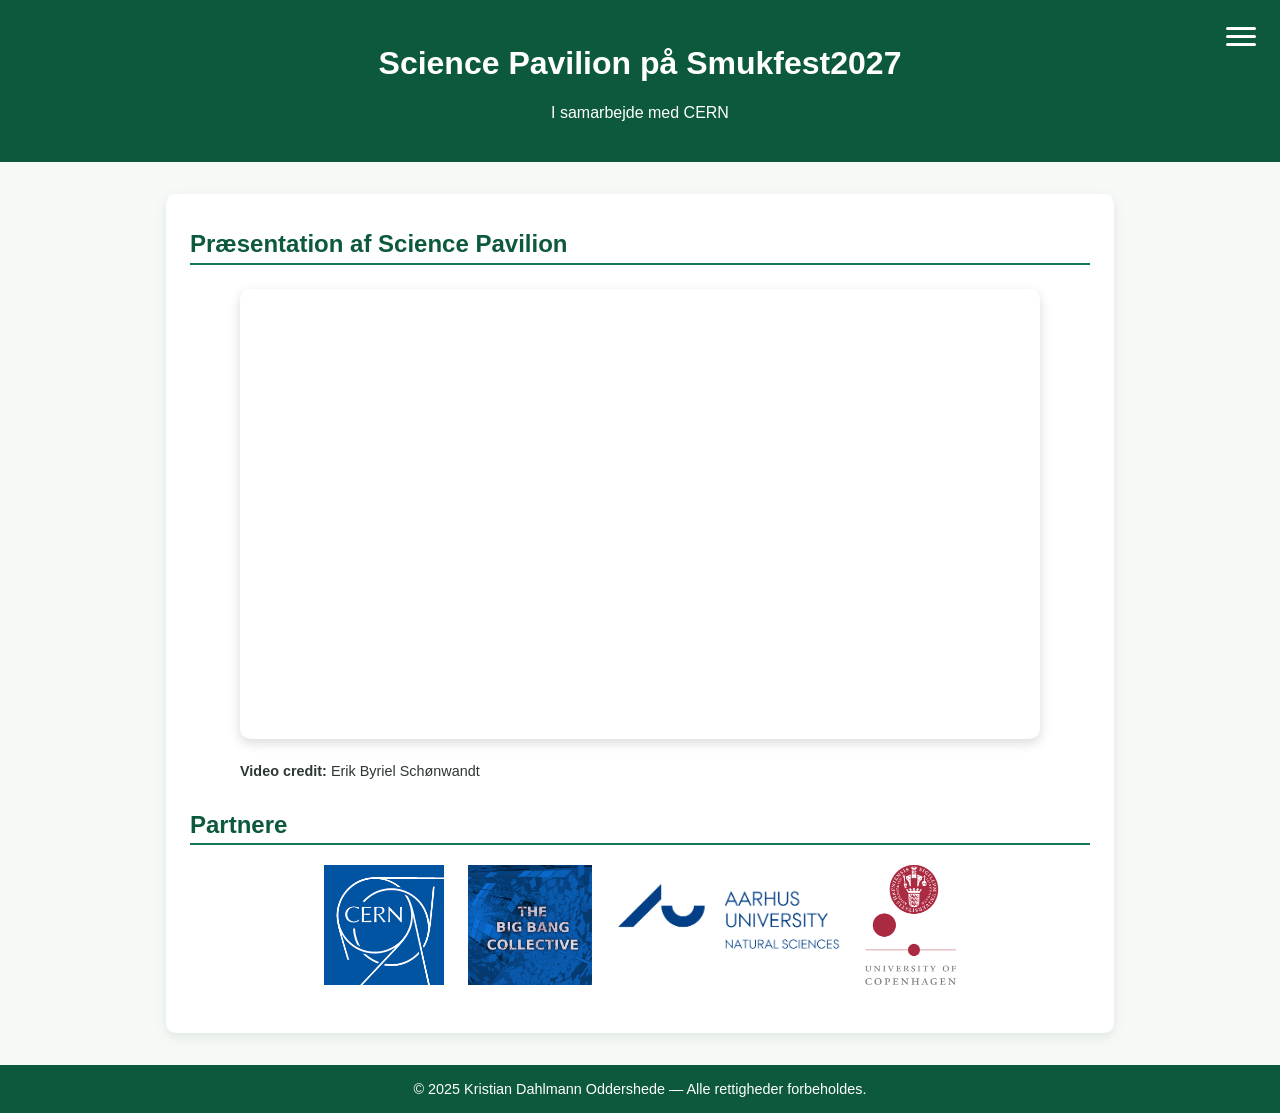
<file: index.html>
<!DOCTYPE html>
<html lang="da">
<head>
  <meta charset="UTF-8">
  <meta name="viewport" content="width=device-width, initial-scale=1.0">
  <title>Science Smukfest27</title>
  <link rel="icon" type="image/png" href="figures/siteicon.png">
  <link rel="stylesheet" href="style.css">

  <style>
    /* Indstillinger for headeren så menuen kan placeres øverst til højre */
    header {
      position: relative;
    }

    /* Burgermenu knap (de 3 streger) */
    .menu-toggle {
      position: absolute;
      top: 1.5rem;
      right: 1.5rem;
      background: transparent;
      border: none;
      cursor: pointer;
      display: flex;
      flex-direction: column;
      justify-content: space-around;
      width: 30px;
      height: 25px;
      padding: 0;
      z-index: 1000;
    }

    .menu-toggle span {
      width: 100%;
      height: 3px;
      background-color: white;
      border-radius: 3px;
      transition: all 0.3s ease;
    }

    /* Selve dropdown menuen */
    .dropdown-menu {
      display: none; /* Skjult som udgangspunkt */
      position: absolute;
      top: 4.5rem;
      right: 1.5rem;
      background-color: #157853; /* Matcher din grønne nav-farve */
      border-radius: 8px;
      box-shadow: 0 4px 12px rgba(0, 0, 0, 0.2);
      overflow: hidden;
      z-index: 999;
      min-width: 160px;
    }

    /* Klasses til at vise menuen via JS */
    .dropdown-menu.active {
      display: block;
    }

    .dropdown-menu ul {
      list-style: none;
      margin: 0;
      padding: 0;
    }

    .dropdown-menu li {
      margin: 0;
    }

    .dropdown-menu a {
      display: block;
      color: white;
      padding: 0.8rem 1.2rem;
      text-decoration: none;
      font-weight: 500;
      transition: background-color 0.2s;
    }

    .dropdown-menu a:hover {
      background-color: #0c593c; /* Mørkere grøn ved hover */
    }

    /* Placering af partner-logoer på én linje */
    .partner-logos {
      display: flex;
      flex-wrap: wrap;
      justify-content: center;
      align-items: center;
      gap: 1.5rem;
      margin-top: 1rem;
    }

    .partner-logos img {
      max-width: 225px; /* Tilpasser maksimal bredde så alle logoer syner ens */
      height: auto;
      max-height: 120px;  /* Sikrer ensartet højde på tværs af formater */
      object-fit: contain;
      margin: 0;         /* Fjerner evt. standard margin fra style.css */
    }

    /* Container that limits width to match the video and centers it */
    .video-wrapper {
      max-width: 800px; /* Adjust this to match your video's max-width in style.css */
      margin: 0 auto;   /* Centers the container */
      text-align: left; /* Ensures text aligns to the left edge of this container */
    }
    
    /* Optional adjustment for credit text spacing */
    .video-credit {
      margin-top: 0.5rem;
      font-size: 0.9rem;
    }
  </style>
</head>
<body>

  <header>
    <h1>Science Pavilion på Smukfest2027</h1>
    <p>I samarbejde med CERN</p>

    <!-- Burgermenu knap -->
    <button class="menu-toggle" id="menuToggle" aria-label="Åbn menu">
      <span></span>
      <span></span>
      <span></span>
    </button>

    <!-- Dropdown menu -->
    <nav class="dropdown-menu" id="dropdownMenu">
      <ul>
        <li><a href="visitors/index.html">For besøgende</a></li>
        <li><a href="volunteers/index.html">For frivillige</a></li>
        <li><a href="speakers/index.html">For talere</a></li>
      </ul>
    </nav>
  </header>

  <main>
    <section id="video-section">
      <h2>Præsentation af Science Pavilion</h2>
      
      <div class="video-wrapper">
        <div class="video-container">
          <iframe 
            src="https://www.youtube-nocookie.com/embed/MmNg0qBhZdU" 
            title="YouTube video player" 
            allow="accelerometer; autoplay; clipboard-write; encrypted-media; gyroscope; picture-in-picture; web-share" 
            allowfullscreen>
          </iframe>
        </div>
        <p class="video-credit"><strong>Video credit:</strong> Erik Byriel Schønwandt</p>
      </div>
    </section>

    <section id="partners">
      <h2>Partnere</h2>
      <div class="partner-logos">
        <img src="figures/LogoBadge-02.jpg" alt="CERN Logo">
        <img src="figures/bigbang.png" alt="BBC Logo">
        <img src="figures/au nat logo.png" alt="AU Logo">
        <img src="figures/KUvertical.png" alt="KU Logo">
      </div>
    </section>
  </main>

  <footer>
    © 2025 Kristian Dahlmann Oddershede — Alle rettigheder forbeholdes.
  </footer>

  <!-- JavaScript til at åbne/lukke menuen -->
  <script>
    const menuToggle = document.getElementById('menuToggle');
    const dropdownMenu = document.getElementById('dropdownMenu');

    // Åbn/luk ved klik på burgermenuen
    menuToggle.addEventListener('click', (e) => {
      e.stopPropagation();
      dropdownMenu.classList.toggle('active');
    });

    // Luk menuen hvis man klikker udenfor
    document.addEventListener('click', (e) => {
      if (!dropdownMenu.contains(e.target) && !menuToggle.contains(e.target)) {
        dropdownMenu.classList.remove('active');
      }
    });
  </script>
</body>
</html>
</file>
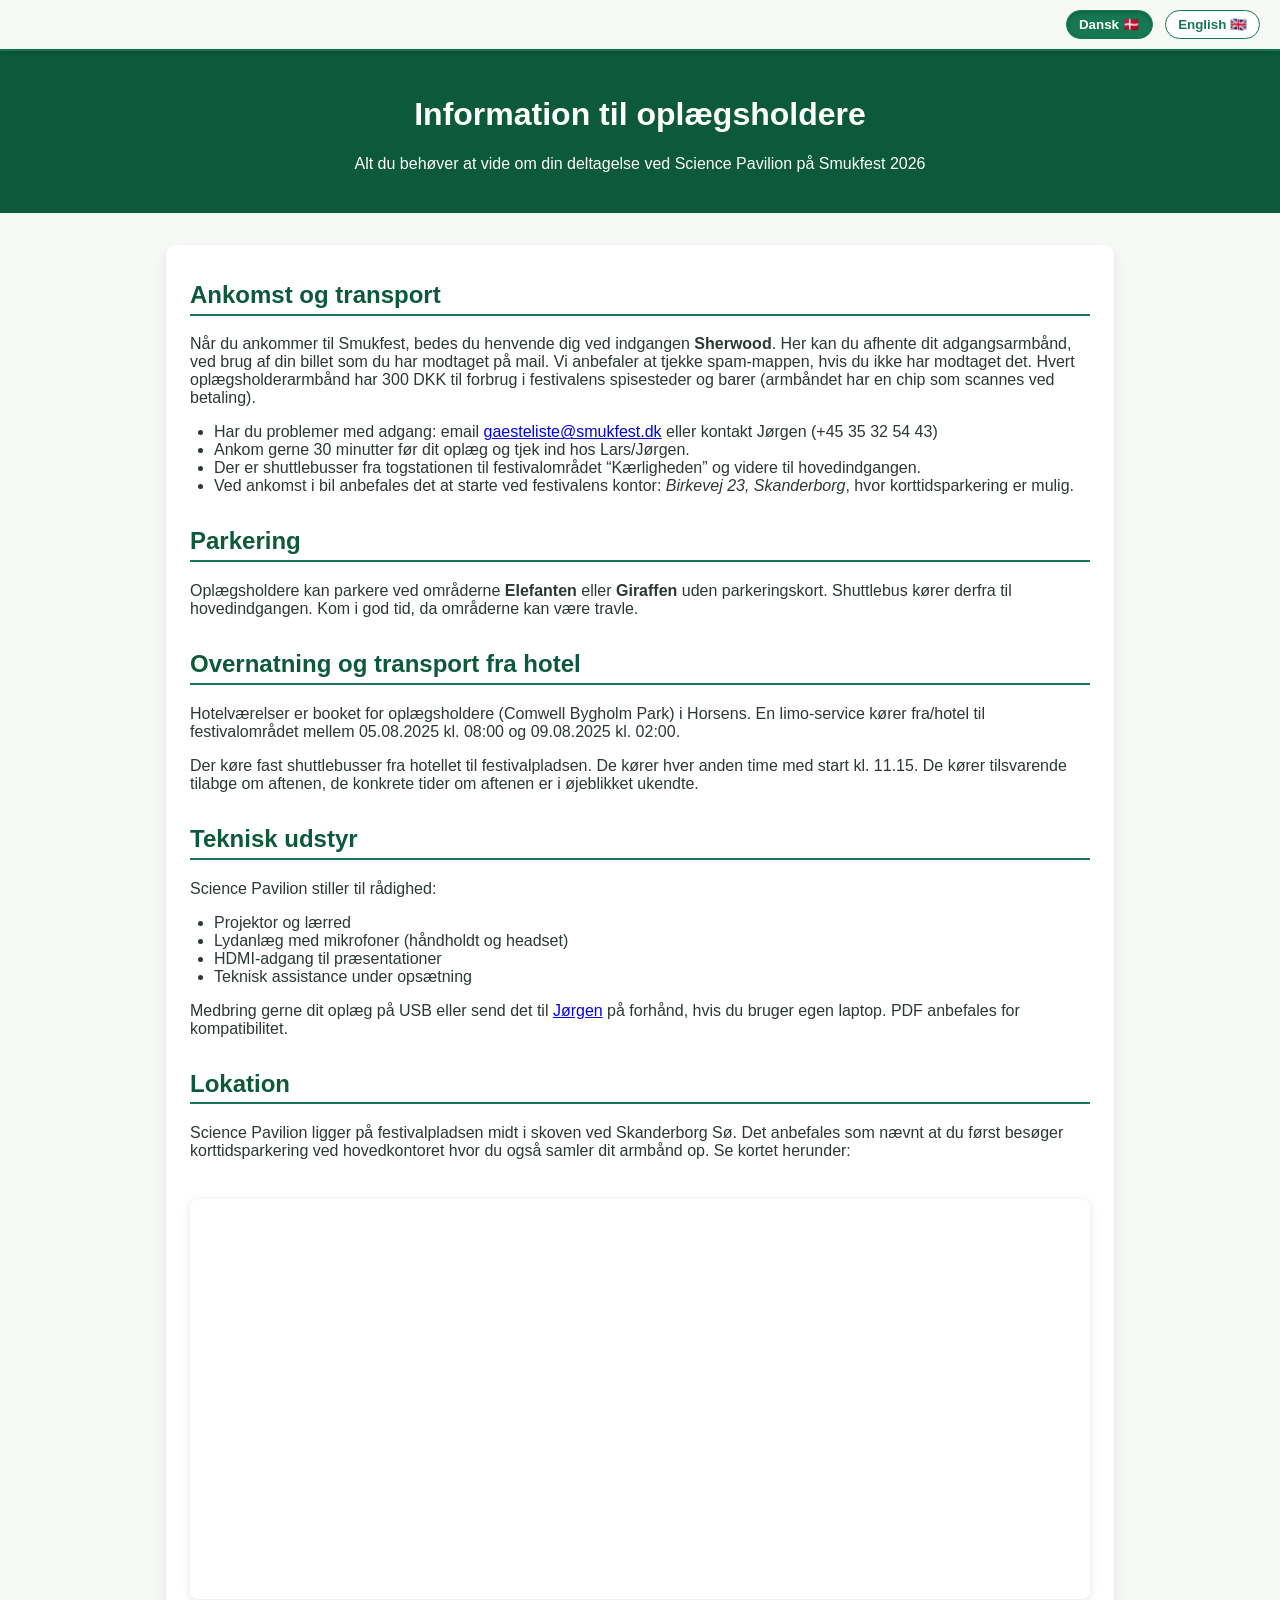
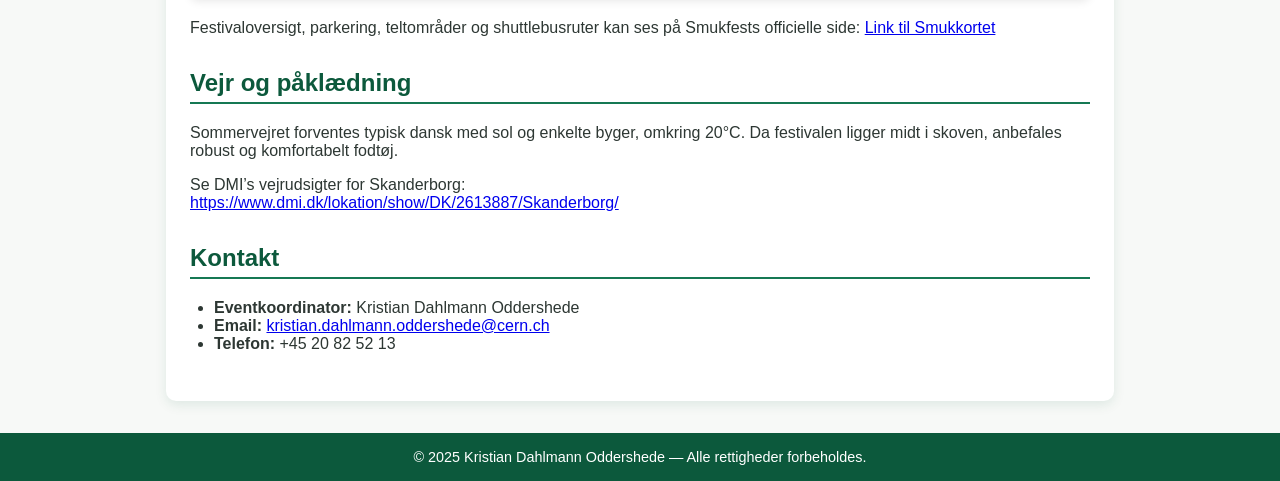
<file: speakers/index.html>
<!DOCTYPE html>
<html lang="da">
<head>
  <meta charset="UTF-8">
  <meta name="viewport" content="width=device-width, initial-scale=1.0">
  <title>Information for Speakers - Smukfest 2026</title>
  <link rel="icon" type="image/png" href="../figures/siteicon.png">
  <link rel="stylesheet" href="../style.css">
  
  <style>
    /* Specifik CSS til sprogvalg - Green Theme */
    .lang-switcher {
      text-align: right;
      padding: 10px 20px;
      background: rgba(247, 249, 247, 0.95);
      border-bottom: 2px solid #157853;
      position: sticky;
      top: 0;
      z-index: 1000;
      box-shadow: 0 2px 5px rgba(0,0,0,0.1);
    }

    .lang-btn {
      background: white;
      border: 1px solid #157853;
      color: #157853;
      padding: 6px 12px;
      cursor: pointer;
      border-radius: 20px;
      font-weight: bold;
      margin-left: 8px;
      transition: all 0.2s ease;
    }

    .lang-btn.active {
      background: #157853;
      color: white;
      box-shadow: inset 0 2px 4px rgba(0,0,0,0.2);
    }

    .lang-btn:hover:not(.active) {
      background: #f0f7f4;
      border-color: #0c593c;
      color: #0c593c;
    }

    /* Logic for showing/hiding languages */
    [lang="en"] { display: none; }
    
    body.lang-en [lang="en"] { display: block; }
    body.lang-en [lang="da"] { display: none; }
    
    /* Ensure inline elements stay inline when switched */
    body.lang-en strong[lang="en"], 
    body.lang-en span[lang="en"],
    body.lang-en em[lang="en"],
    body.lang-en a[lang="en"] { display: inline; }

    .map-container iframe {
      width: 100%;
      height: 400px;
      border: 0;
      border-radius: 8px;
      margin-top: 15px;
    }
  </style>
</head>
<body class="lang-da">

  <div class="lang-switcher">
    <button class="lang-btn active" id="btn-da" onclick="setLanguage('da')">Dansk 🇩🇰</button>
    <button class="lang-btn" id="btn-en" onclick="setLanguage('en')">English 🇬🇧</button>
  </div>

  <header>
    <h1 lang="da">Information til oplægsholdere</h1>
    <h1 lang="en">Information for Speakers</h1>
    
    <p lang="da">Alt du behøver at vide om din deltagelse ved Science Pavilion på Smukfest 2026</p>
    <p lang="en">Everything you need to know about your participation at the Science Pavilion, Smukfest 2026</p>
  </header>

  <main>
    <section>
      <h2 lang="da">Ankomst og transport</h2>
      <h2 lang="en">Arrival and Transport</h2>
      
      <p lang="da">
        Når du ankommer til Smukfest, bedes du henvende dig ved indgangen <strong>Sherwood</strong>. 
        Her kan du afhente dit adgangsarmbånd, ved brug af din billet som du har modtaget på mail. 
        Vi anbefaler at tjekke spam-mappen, hvis du ikke har modtaget det. Hvert oplægsholderarmbånd har 300 DKK 
        til forbrug i festivalens spisesteder og barer (armbåndet har en chip som scannes ved betaling).
      </p>
      <p lang="en">
        Upon arrival at Smukfest, please head to the <strong>Sherwood</strong> entrance. 
        This is where you collect your access wristband by using the ticket you have recieved by mail. 
        We recommend checking your spam folder if you haven't received it. Each speaker wristband includes 300 DKK
        for use at the festival resturants and bars (the wristband has a chip, which is scanned when paying). 
      </p>

      <ul>
        <li lang="da">Har du problemer med adgang: email <a href="mailto:gaesteliste@smukfest.dk">gaesteliste@smukfest.dk</a> eller kontakt Jørgen (+45 35 32 54 43)</li>
        <li lang="en">Access issues: email <a href="mailto:gaesteliste@smukfest.dk">gaesteliste@smukfest.dk</a> or contact Jørgen (+45 35 32 54 43)</li>
        
        <li lang="da">Ankom gerne 30 minutter før dit oplæg og tjek ind hos Lars/Jørgen.</li>
        <li lang="en">Please arrive 30 minutes before your presentation and check in with Lars/Jørgen.</li>
        
        <li lang="da">Der er shuttlebusser fra togstationen til festivalområdet “Kærligheden” og videre til hovedindgangen.</li>
        <li lang="en">Shuttle buses run from the train station to the "Kærligheden" area and onwards to the main entrance.</li>
        
        <li lang="da">Ved ankomst i bil anbefales det at starte ved festivalens kontor: <em>Birkevej 23, Skanderborg</em>, hvor korttidsparkering er mulig.</li>
        <li lang="en">When arriving by car, it is recommended to start at the festival office: <em>Birkevej 23, Skanderborg</em>, where short-term parking is available.</li>
      </ul>
    </section>

    <section>
      <h2 lang="da">Parkering</h2>
      <h2 lang="en">Parking</h2>
      <p lang="da">
        Oplægsholdere kan parkere ved områderne <strong>Elefanten</strong> eller <strong>Giraffen</strong> uden parkeringskort. 
        Shuttlebus kører derfra til hovedindgangen. Kom i god tid, da områderne kan være travle.
      </p>
      <p lang="en">
        Speakers can park at the <strong>Elefanten</strong> or <strong>Giraffen</strong> areas without a parking permit. 
        A shuttle bus runs from there to the main entrance. Arrive in good time as these areas can get busy.
      </p>
    </section>

    <section>
      <h2 lang="da">Overnatning og transport fra hotel</h2>
      <h2 lang="en">Accommodation and Transport from Hotel</h2>
      <p lang="da">
        Hotelværelser er booket for oplægsholdere (Comwell Bygholm Park) i Horsens. 
        En limo-service kører fra/hotel til festivalområdet mellem 05.08.2025 kl. 08:00 og 09.08.2025 kl. 02:00.
      </p>
      <p lang="en">
        Hotelrooms are booked for speakers (Comwell Bygholm Park) in the city Horsens. 
        A limo service runs between the hotel and the festival site from 05.08.2025 at 08:00 until 09.08.2025 at 02:00.
      </p>
      <p lang="da">
        Der køre fast shuttlebusser fra hotellet til festivalpladsen. De kører hver anden time med start kl. 11.15. 
        De kører tilsvarende tilabge om aftenen, de konkrete tider om aftenen er i øjeblikket ukendte. 
      </p>
      <p lang="en">
        There are regular shuttle busses from the hotel to festival. They run every 2 hours starting at 11.15
        They also fare similarly back again in the evening, specific times currently unknown. 
      </p>
      
    </section>

    <section>
      <h2 lang="da">Teknisk udstyr</h2>
      <h2 lang="en">Technical Equipment</h2>
      <p lang="da">Science Pavilion stiller til rådighed:</p>
      <p lang="en">Science Pavilion provides:</p>
      <ul>
        <li lang="da">Projektor og lærred</li>
        <li lang="en">Projector and screen</li>
        
        <li lang="da">Lydanlæg med mikrofoner (håndholdt og headset)</li>
        <li lang="en">Sound system with microphones (handheld and headset)</li>
        
        <li lang="da">HDMI-adgang til præsentationer</li>
        <li lang="en">HDMI access for presentations</li>
        
        <li lang="da">Teknisk assistance under opsætning</li>
        <li lang="en">Technical assistance during setup</li>
      </ul>
      <p lang="da">
        Medbring gerne dit oplæg på USB eller send det til <a href="mailto:beck@nbi.dk">Jørgen</a> på forhånd, hvis du bruger egen laptop. PDF anbefales for kompatibilitet.
      </p>
      <p lang="en">
        Please bring your presentation on a USB drive or send it to <a href="mailto:beck@nbi.dk">Jørgen</a> in advance if you are using your own laptop. PDF is recommended for compatibility.
      </p>
    </section>

    <section>
      <h2 lang="da">Lokation</h2>
      <h2 lang="en">Location</h2>
      <p lang="da">
        Science Pavilion ligger på festivalpladsen midt i skoven ved Skanderborg Sø. Det anbefales som nævnt at du først besøger 
        korttidsparkering ved hovedkontoret hvor du også samler dit armbånd op. Se kortet herunder:
      </p>
      <p lang="en">
        The Science Pavilion is located on the festival grounds in the middle of the forest by Skanderborg Lake. As mentioned, it is recommended to first visit the short-term parking at the main office where you also collect your wristband. See the map below:
      </p>
      <div class="map-container">
        <iframe
          src="https://www.google.com/maps?q=Birkevej+23,+8660+Skanderborg,+Denmark&output=embed"
          allowfullscreen
          loading="lazy">
        </iframe>
      </div>
      <p lang="da">
        Festivaloversigt, parkering, teltområder og shuttlebusruter kan ses på Smukfests officielle side: 
        <a href="https://www.smukfest.dk/smukkortet" target="_blank">Link til Smukkortet</a>
      </p>
      <p lang="en">
        Festival overview, parking, camping areas, and shuttle bus routes can be viewed on Smukfest's official site: 
        <a href="https://www.smukfest.dk/smukkortet" target="_blank">Link to the "Smuk" Map</a>
      </p>
    </section>

    <section>
      <h2 lang="da">Vejr og påklædning</h2>
      <h2 lang="en">Weather and Clothing</h2>
      <p lang="da">
        Sommervejret forventes typisk dansk med sol og enkelte byger, omkring 20°C.
        Da festivalen ligger midt i skoven, anbefales robust og komfortabelt fodtøj.
      </p>
      <p lang="en">
        The summer weather is expected to be typically Danish with sun and occasional showers, around 20°C. 
        As the festival is located in the forest, sturdy and comfortable footwear is recommended.
      </p>
      <p>
        <span lang="da">Se DMI’s vejrudsigter for Skanderborg:</span>
        <span lang="en">See DMI’s weather forecast for Skanderborg:</span>
        <br>
        <a href="https://www.dmi.dk/lokation/show/DK/2613887/Skanderborg/#9" target="_blank">https://www.dmi.dk/lokation/show/DK/2613887/Skanderborg/</a>
      </p>
    </section>

    <section>
      <h2 lang="da">Kontakt</h2>
      <h2 lang="en">Contact</h2>
      <ul>
        <li>
            <strong lang="da">Eventkoordinator:</strong>
            <strong lang="en">Event Coordinator:</strong> 
            Kristian Dahlmann Oddershede
        </li>
        <li><strong>Email:</strong> <a href="mailto:kristian.dahlmann.oddershede@cern.ch">kristian.dahlmann.oddershede@cern.ch</a></li>
        <li>
            <strong lang="da">Telefon:</strong>
            <strong lang="en">Phone:</strong> 
            +45 20 82 52 13
        </li>
      </ul>
    </section>
  </main>

  <footer>
    <span lang="da">© 2025 Kristian Dahlmann Oddershede — Alle rettigheder forbeholdes.</span>
    <span lang="en">© 2025 Kristian Dahlmann Oddershede — All rights reserved.</span>
  </footer>

  <script>
    function setLanguage(lang) {
      if (lang === 'en') {
        document.body.classList.add('lang-en');
        document.body.classList.remove('lang-da');
        document.getElementById('btn-en').classList.add('active');
        document.getElementById('btn-da').classList.remove('active');
      } else {
        document.body.classList.add('lang-da');
        document.body.classList.remove('lang-en');
        document.getElementById('btn-da').classList.add('active');
        document.getElementById('btn-en').classList.remove('active');
      }
    }
  </script>
</body>
</html>
</file>
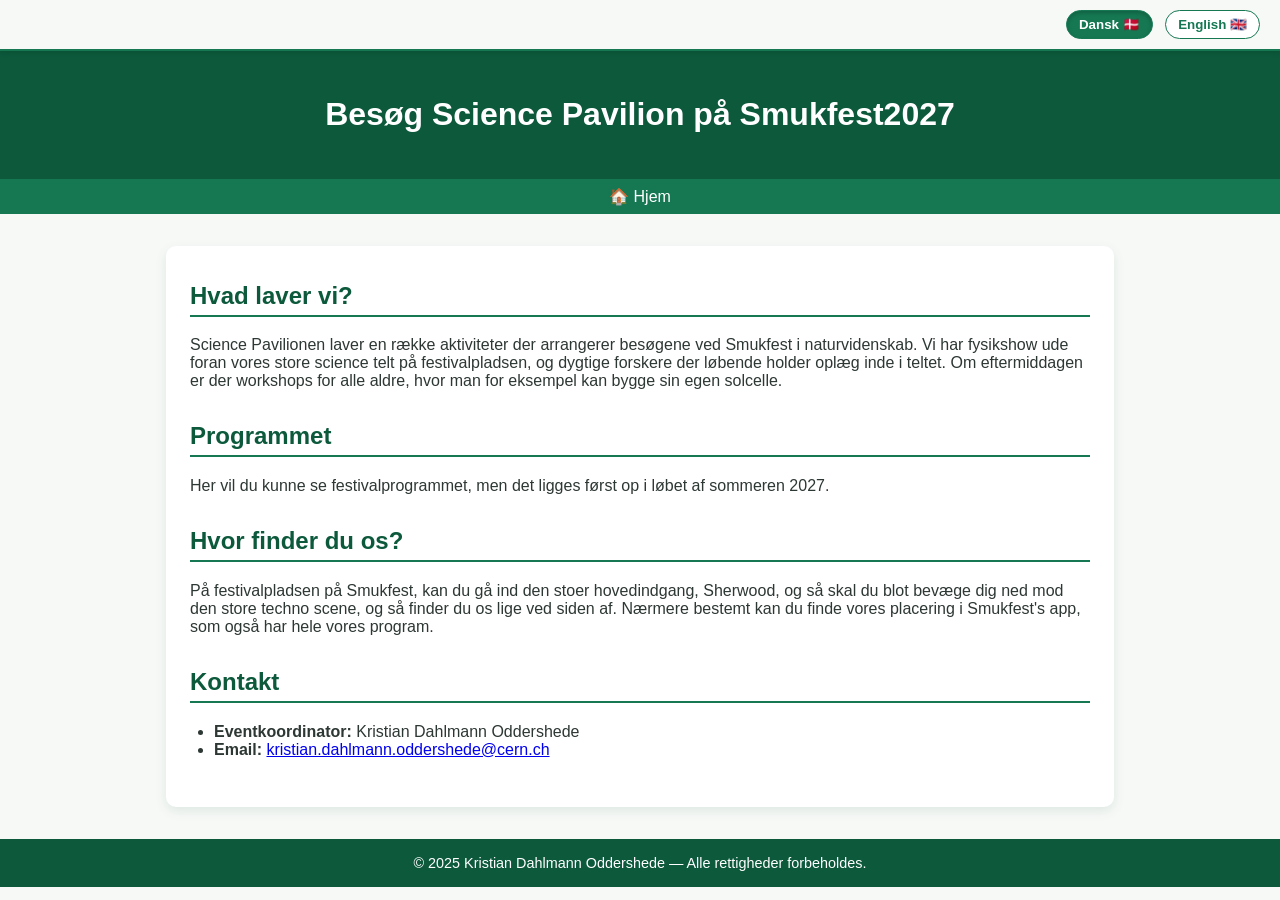
<file: visitors/index.html>
<!DOCTYPE html>
<html lang="da">
<head>
  <meta charset="UTF-8">
  <meta name="viewport" content="width=device-width, initial-scale=1.0">
  <title>Besøg Science Pavilion 2027</title>
  <link rel="icon" type="image/png" href="../figures/siteicon.png">
  <link rel="stylesheet" href="../style.css">
  
  <style>
    /* Specifik CSS til sprogvalg - Green Theme */
    .lang-switcher {
      text-align: right;
      padding: 10px 20px;
      background: rgba(247, 249, 247, 0.95);
      border-bottom: 2px solid #157853;
      position: sticky;
      top: 0;
      z-index: 1000;
      box-shadow: 0 2px 5px rgba(0,0,0,0.1);
    }

    .lang-btn {
      background: white;
      border: 1px solid #157853;
      color: #157853;
      padding: 6px 12px;
      cursor: pointer;
      border-radius: 20px;
      font-weight: bold;
      margin-left: 8px;
      transition: all 0.2s ease;
    }

    .lang-btn.active {
      background: #157853;
      color: white;
      box-shadow: inset 0 2px 4px rgba(0,0,0,0.2);
    }

    .lang-btn:hover:not(.active) {
      background: #f0f7f4;
      border-color: #0c593c;
      color: #0c593c;
    }

    /* Logic for showing/hiding languages */
    [lang="en"] { display: none; }
    
    body.lang-en [lang="en"] { display: block; }
    body.lang-en [lang="da"] { display: none; }
    
    /* Ensure inline elements stay inline when switched */
    body.lang-en strong[lang="en"], 
    body.lang-en span[lang="en"],
    body.lang-en em[lang="en"],
    body.lang-en a[lang="en"] { display: inline; }

    .map-container iframe {
      width: 100%;
      height: 400px;
      border: 0;
      border-radius: 8px;
      margin-top: 15px;
    }
  </style>
</head>
<body class="lang-da">

  <div class="lang-switcher">
    <button class="lang-btn active" id="btn-da" onclick="setLanguage('da')">Dansk 🇩🇰</button>
    <button class="lang-btn" id="btn-en" onclick="setLanguage('en')">English 🇬🇧</button>
  </div>

  <header>
    <h1 lang="da">Besøg Science Pavilion på Smukfest2027</h1>
    <h1 lang="en">Visitor Science Pavilion at Smukfest2027</h1>
  </header>

  <nav>
    <a href="../index.html">🏠 Hjem</a>
  </nav>

  <main>
    <section>
      <h2 lang="da">Hvad laver vi?</h2>
      <h2 lang="en">What are we doing?</h2>
      
      <p lang="da">
        Science Pavilionen laver en række aktiviteter der arrangerer besøgene ved Smukfest i naturvidenskab. Vi har fysikshow ude foran vores store science telt på festivalpladsen, 
        og dygtige forskere der løbende holder oplæg inde i teltet. Om eftermiddagen er der workshops for alle aldre, hvor man for eksempel kan bygge sin egen solcelle.
      </p>
      <p lang="en">
        The Science Pavilion creates a range of activities that engage visitors at Smukfest in natural science. We host physics shows in front of our large science tent on the 
        festival grounds, with skilled researchers giving continuous presentations inside the tent. In the afternoon, there are workshops for all ages, where you can do things 
        like build your own solar cell. 
      </p>
    </section>

    <section>
      <h2 lang="da">Programmet</h2>
      <h2 lang="en">Events</h2>
      
      <p lang="da">
        Her vil du kunne se festivalprogrammet, men det ligges først op i løbet af sommeren 2027.
      </p>
      <p lang="en">
        Here you will be able to see the program, but it is first uploaded in mid summer 2027.
      </p>
    </section>

    <section>
      <h2 lang="da">Hvor finder du os?</h2>
      <h2 lang="en">Where are we?</h2>
      
      <p lang="da">
        På festivalpladsen på Smukfest, kan du gå ind den stoer hovedindgang, Sherwood, og så skal du blot bevæge dig ned mod den store techno scene, og så finder du os lige ved siden af. 
        Nærmere bestemt kan du finde vores placering i Smukfest's app, som også har hele vores program.
      </p>
      <p lang="en">
        On the festival grounds at Smukfest, you can enter through the main entrance, Sherwood, and then simply make your way down toward the large techno stage—you will find us right 
        next to it. More specifically, you can find our exact location in the Smukfest app, which also features our complete program.
      </p>
    </section>
    
    <section>
      <h2 lang="da">Kontakt</h2>
      <h2 lang="en">Contact</h2>
      <ul>
        <li>
            <strong lang="da">Eventkoordinator:</strong>
            <strong lang="en">Event Coordinator:</strong> 
            Kristian Dahlmann Oddershede
        </li>
        <li><strong>Email: </strong> <a href="mailto:kristian.dahlmann.oddershede@cern.ch">kristian.dahlmann.oddershede@cern.ch</a></li>
      </ul>
    </section>
  </main>

  <footer>
    <span lang="da">© 2025 Kristian Dahlmann Oddershede — Alle rettigheder forbeholdes.</span>
    <span lang="en">© 2025 Kristian Dahlmann Oddershede — All rights reserved.</span>
  </footer>

  <script>
    function setLanguage(lang) {
      if (lang === 'en') {
        document.body.classList.add('lang-en');
        document.body.classList.remove('lang-da');
        document.getElementById('btn-en').classList.add('active');
        document.getElementById('btn-da').classList.remove('active');
      } else {
        document.body.classList.add('lang-da');
        document.body.classList.remove('lang-en');
        document.getElementById('btn-da').classList.add('active');
        document.getElementById('btn-en').classList.remove('active');
      }
    }
  </script>
</body>
</html>
</file>
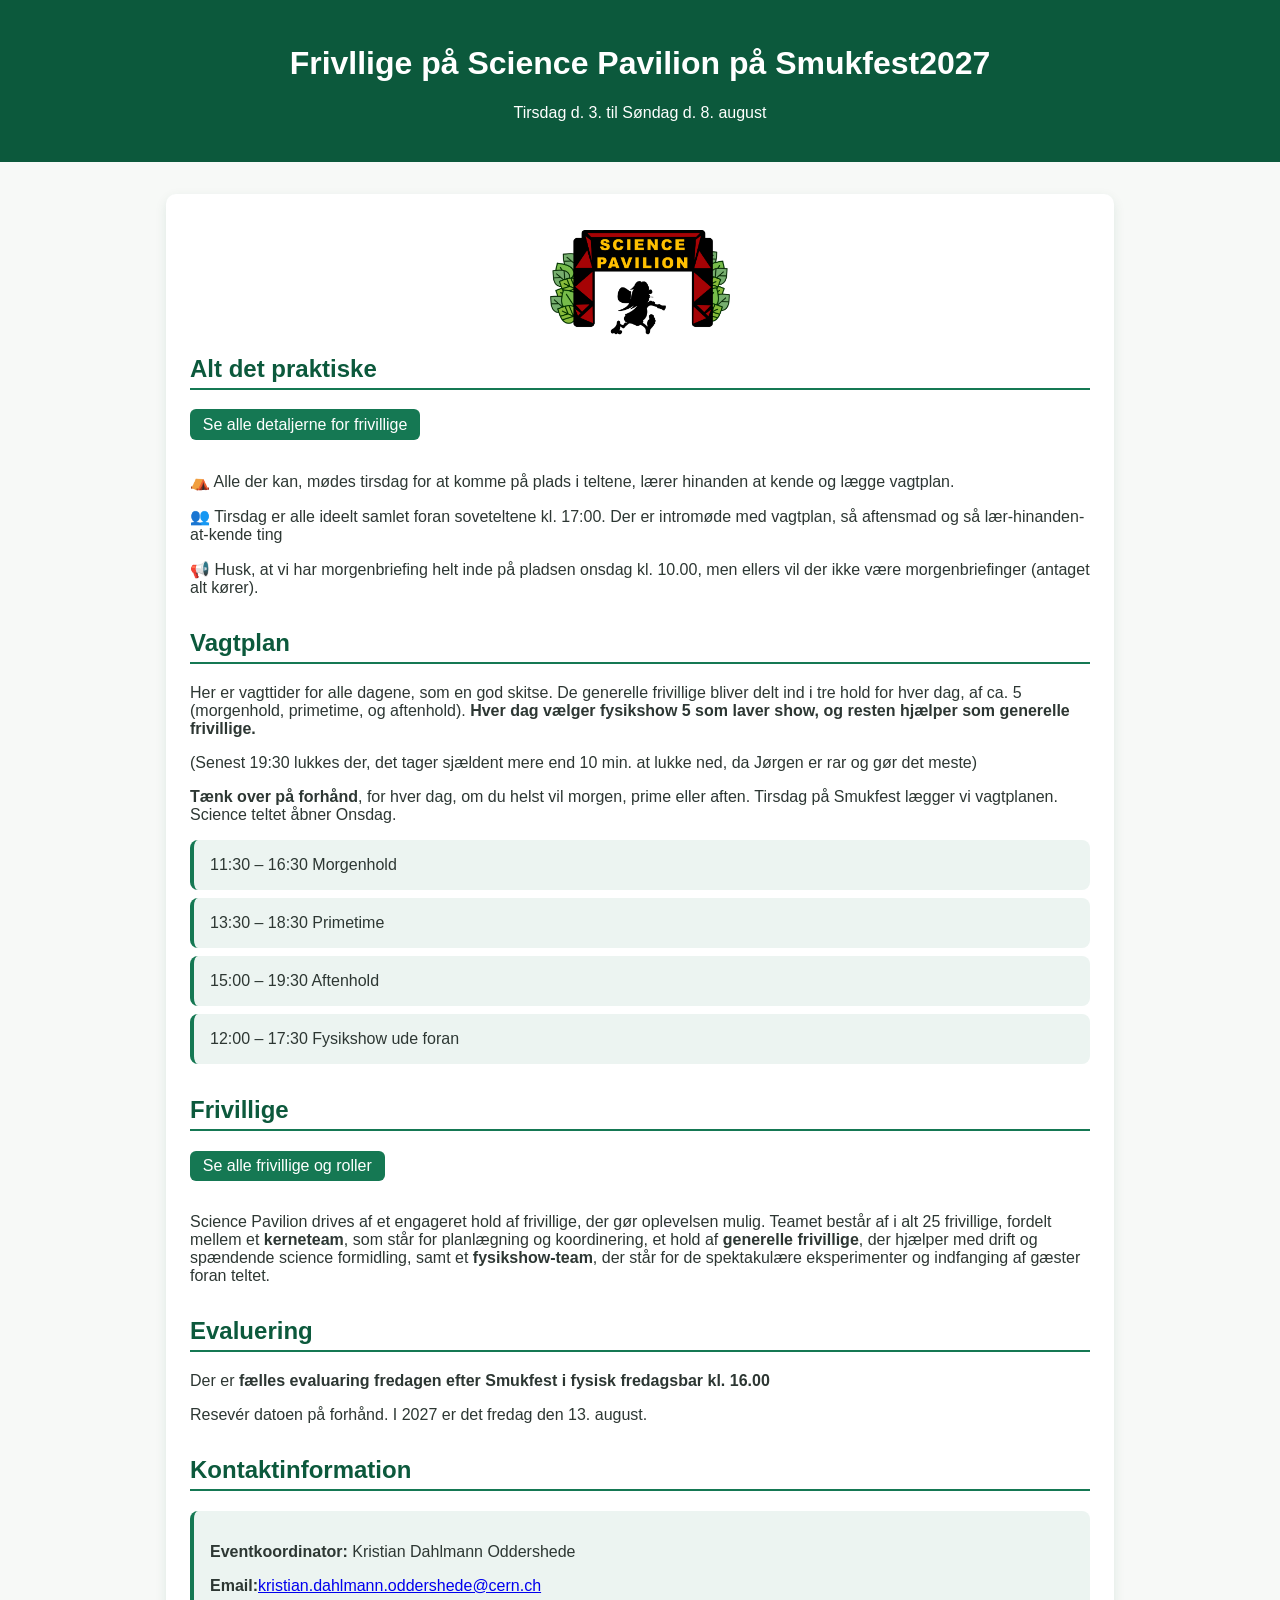
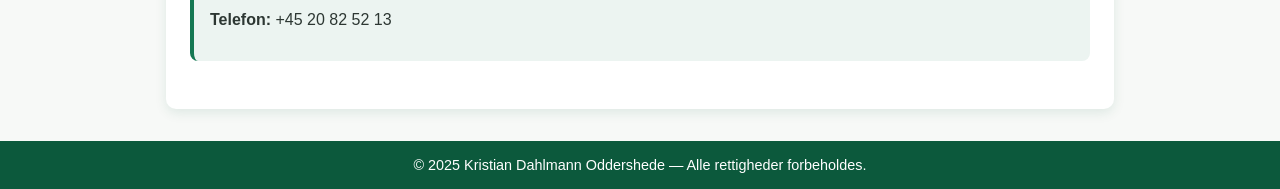
<file: volunteers/index.html>
<!DOCTYPE html>
<html lang="da">
<head>
  <meta charset="UTF-8">
  <meta name="viewport" content="width=device-width, initial-scale=1.0">
  <title>Science Smukfest27</title>
  <link rel="icon" type="image/png" href="../figures/siteicon.png">
  <link rel="stylesheet" href="../style.css">
</head>
<body>

  <header>
    <h1>Frivllige på Science Pavilion på Smukfest2027</h1>
    <p>Tirsdag d. 3. til Søndag d. 8. august</p> 
  </header>

  <main>

    <img src="../figures/siteicon.png" alt="Smukfest Logo" class="site-logo-large">
    
    <section id="announcements">
      <h2>Alt det praktiske</h2>
      <a class="program-link" href="info.html">Se alle detaljerne for frivillige</a>
      <p>⛺ Alle der kan, mødes tirsdag for at komme på plads i teltene, lærer hinanden at kende og lægge vagtplan.</p>
      <p>👥 Tirsdag er alle ideelt samlet foran soveteltene kl. 17:00. Der er intromøde med vagtplan, så aftensmad og så lær-hinanden-at-kende ting</p>
      <p>📢 Husk, at vi har morgenbriefing helt inde på pladsen onsdag kl. 10.00, men ellers vil der ikke være morgenbriefinger (antaget alt kører).</p>
    </section>
    
    <section id="program">
      <h2>Vagtplan</h2>
      <p>Her er vagttider for alle dagene, som en god skitse. De generelle frivillige bliver delt ind i tre hold for hver dag, af ca. 5 
      (morgenhold, primetime, og aftenhold). <strong>Hver dag vælger fysikshow 5 som laver show, og resten hjælper som generelle frivillige.</strong></p>
      <p>(Senest 19:30 lukkes der, det tager sjældent mere end 10 min. at lukke ned, da Jørgen er rar og gør det meste)</p>
      <p><strong>Tænk over på forhånd</strong>, for hver dag, om du helst vil morgen, prime eller aften. Tirsdag på Smukfest lægger vi vagtplanen. 
      Science teltet åbner Onsdag.</p>
      
      <div class="program-item">11:30 – 16:30 Morgenhold</div>
      <div class="program-item">13:30 – 18:30 Primetime</div>
      <div class="program-item">15:00 – 19:30 Aftenhold </div>
      <div class="program-item">12:00 – 17:30 Fysikshow ude foran</div>
    </section>

    <section id="volunteers">
      <h2>Frivillige</h2>
      <a class="program-link" href="volunteers.html">Se alle frivillige og roller</a>
      <p>
        Science Pavilion drives af et engageret hold af frivillige, der gør oplevelsen mulig.  
        Teamet består af i alt 25 frivillige, fordelt mellem et <strong>kerneteam</strong>, som står for planlægning og koordinering,  
        et hold af <strong>generelle frivillige</strong>, der hjælper med drift og spændende science formidling,  
        samt et <strong>fysikshow-team</strong>, der står for de spektakulære eksperimenter og indfanging af gæster foran teltet.
      </p>
    </section>

    <section id="evaluation">
      <h2>Evaluering</h2>
      <p>
        Der er <strong>fælles evaluaring fredagen efter Smukfest i fysisk fredagsbar kl. 16.00</strong>  
      </p>
      <p>
        Resevér datoen på forhånd. I 2027 er det fredag den 13. august.
      </p>
    </section>
    
    <section id="contact">
      <h2>Kontaktinformation</h2>
      <div class="contact">
        <p><strong>Eventkoordinator:</strong> Kristian Dahlmann Oddershede</p>
        <p><strong>Email:</strong><a href="mailto:kristian.dahlmann.oddershede@cern.ch">kristian.dahlmann.oddershede@cern.ch</a></p>
        <p><strong>Telefon:</strong> +45 20 82 52 13</p>
      </div>
    </section>
  </main>

  <footer>
    © 2025 Kristian Dahlmann Oddershede — Alle rettigheder forbeholdes.
  </footer>
</body>
</html>
</file>
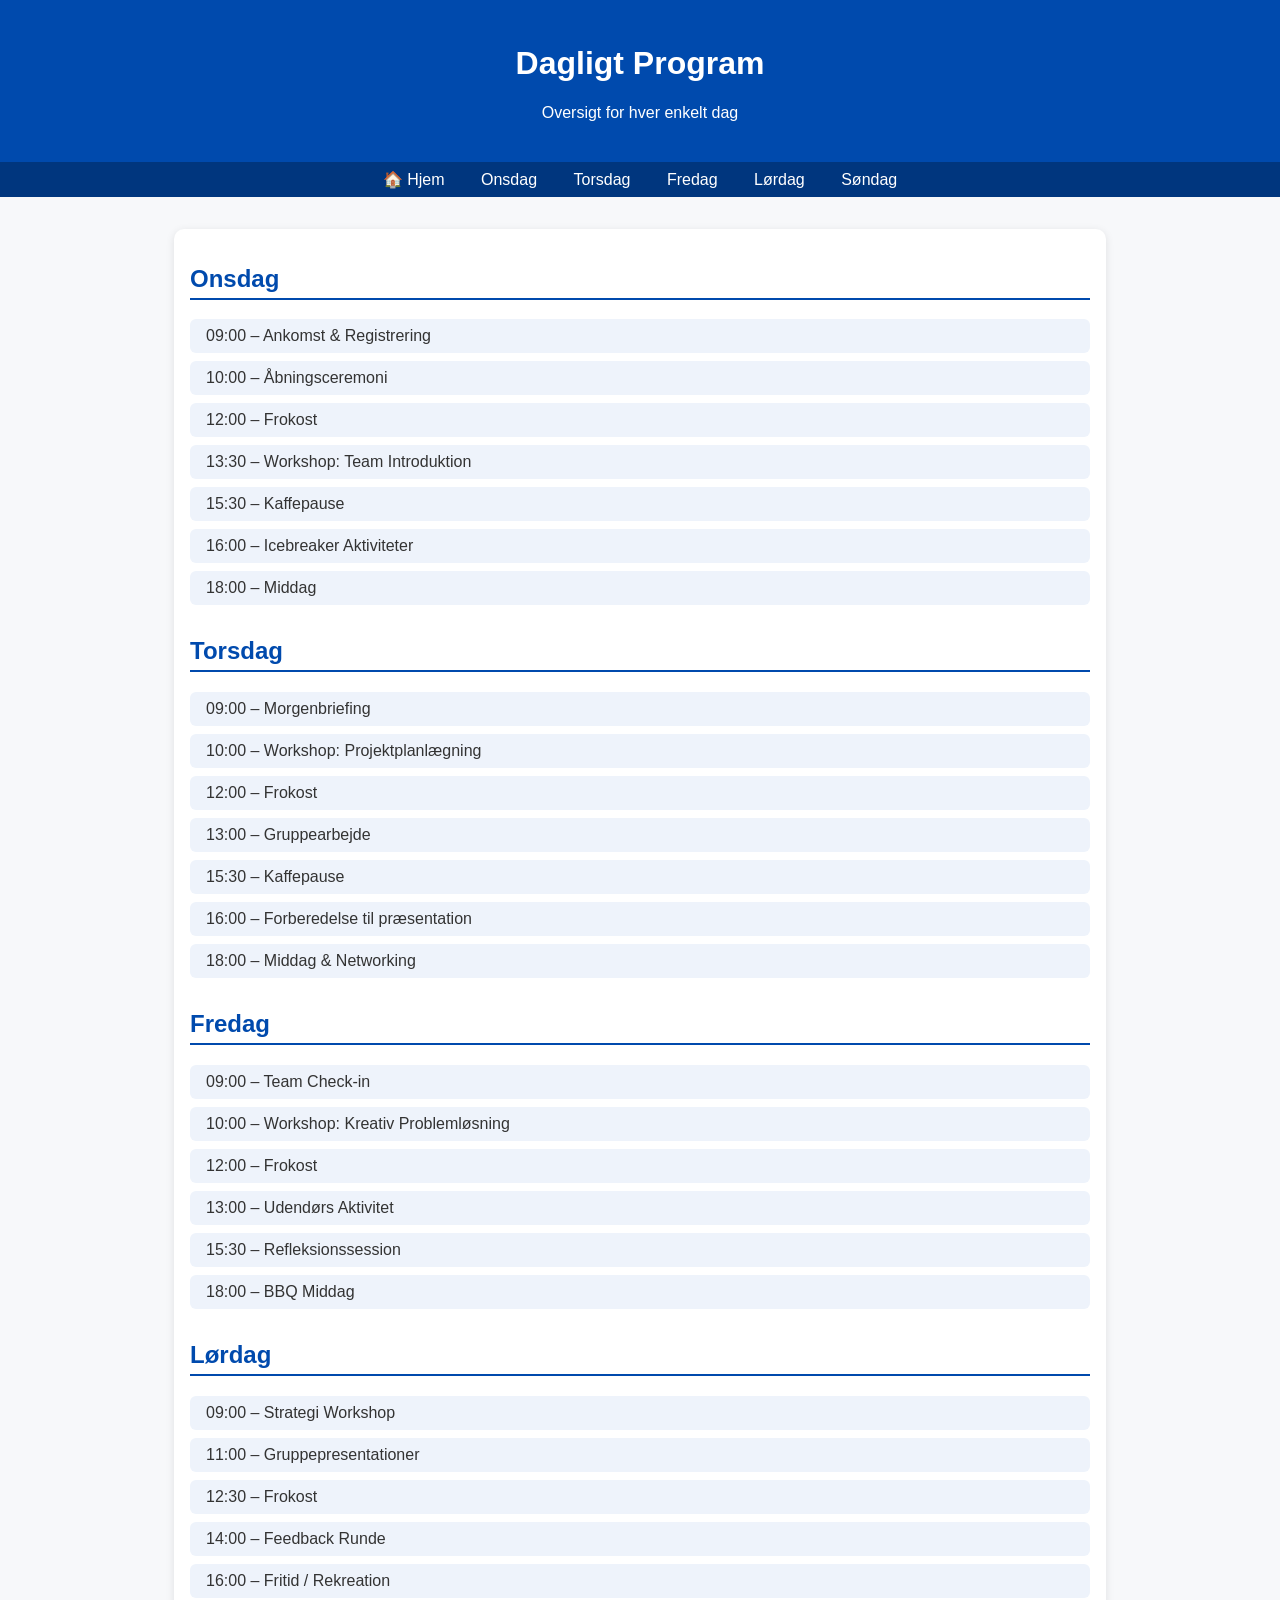
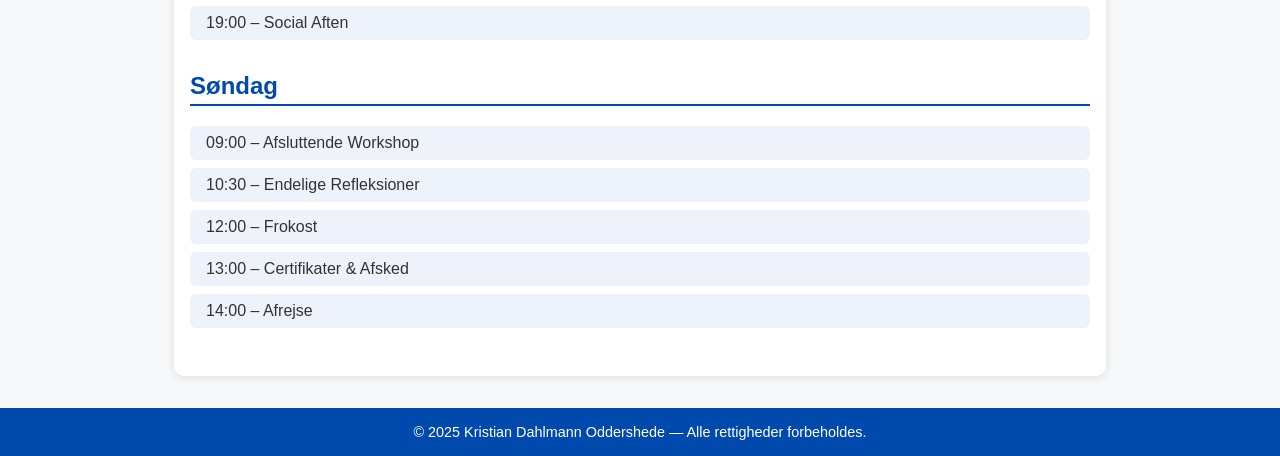
<file: daily-program.html>
<!DOCTYPE html>
<html lang="da">
<head>
  <meta charset="UTF-8">
  <meta name="viewport" content="width=device-width, initial-scale=1.0">
  <title>Dagligt Program</title>
  <link rel="icon" type="image/png" href="siteicon.png">
  <style>
    body {
      font-family: 'Segoe UI', Tahoma, Geneva, Verdana, sans-serif;
      margin: 0;
      background-color: #f7f8fa;
      color: #333;
    }

    header {
      background-color: #004aad;
      color: white;
      padding: 1.5rem 2rem;
      text-align: center;
    }

    nav {
      background-color: #00367e;
      text-align: center;
      padding: 0.5rem 0;
    }

    nav a {
      color: white;
      text-decoration: none;
      margin: 0 1rem;
      font-weight: 500;
    }

    nav a:hover {
      text-decoration: underline;
    }

    main {
      max-width: 900px;
      margin: 2rem auto;
      padding: 1rem;
      background-color: white;
      border-radius: 10px;
      box-shadow: 0 2px 8px rgba(0,0,0,0.1);
    }

    section {
      margin-bottom: 2rem;
    }

    h2 {
      border-bottom: 2px solid #004aad;
      padding-bottom: 0.3rem;
      color: #004aad;
    }

    .program-item {
      background-color: #eef3fb;
      padding: 0.5rem 1rem;
      border-radius: 6px;
      margin-bottom: 0.5rem;
    }

    footer {
      text-align: center;
      background-color: #004aad;
      color: white;
      padding: 1rem 0;
      margin-top: 2rem;
      font-size: 0.9rem;
    }
  </style>
</head>
<body>
  <header>
    <h1>Dagligt Program</h1>
    <p>Oversigt for hver enkelt dag</p>
  </header>

  <nav>
    <a href="index.html">🏠 Hjem</a>
    <a href="#onsdag">Onsdag</a>
    <a href="#torsdag">Torsdag</a>
    <a href="#fredag">Fredag</a>
    <a href="#lordag">Lørdag</a>
    <a href="#sondag">Søndag</a>
  </nav>

  <main>
    <section id="onsdag">
      <h2>Onsdag</h2>
      <div class="program-item">09:00 – Ankomst & Registrering</div>
      <div class="program-item">10:00 – Åbningsceremoni</div>
      <div class="program-item">12:00 – Frokost</div>
      <div class="program-item">13:30 – Workshop: Team Introduktion</div>
      <div class="program-item">15:30 – Kaffepause</div>
      <div class="program-item">16:00 – Icebreaker Aktiviteter</div>
      <div class="program-item">18:00 – Middag</div>
    </section>

    <section id="torsdag">
      <h2>Torsdag</h2>
      <div class="program-item">09:00 – Morgenbriefing</div>
      <div class="program-item">10:00 – Workshop: Projektplanlægning</div>
      <div class="program-item">12:00 – Frokost</div>
      <div class="program-item">13:00 – Gruppearbejde</div>
      <div class="program-item">15:30 – Kaffepause</div>
      <div class="program-item">16:00 – Forberedelse til præsentation</div>
      <div class="program-item">18:00 – Middag & Networking</div>
    </section>

    <section id="fredag">
      <h2>Fredag</h2>
      <div class="program-item">09:00 – Team Check-in</div>
      <div class="program-item">10:00 – Workshop: Kreativ Problemløsning</div>
      <div class="program-item">12:00 – Frokost</div>
      <div class="program-item">13:00 – Udendørs Aktivitet</div>
      <div class="program-item">15:30 – Refleksionssession</div>
      <div class="program-item">18:00 – BBQ Middag</div>
    </section>

    <section id="lordag">
      <h2>Lørdag</h2>
      <div class="program-item">09:00 – Strategi Workshop</div>
      <div class="program-item">11:00 – Gruppepresentationer</div>
      <div class="program-item">12:30 – Frokost</div>
      <div class="program-item">14:00 – Feedback Runde</div>
      <div class="program-item">16:00 – Fritid / Rekreation</div>
      <div class="program-item">19:00 – Social Aften</div>
    </section>

    <section id="sondag">
      <h2>Søndag</h2>
      <div class="program-item">09:00 – Afsluttende Workshop</div>
      <div class="program-item">10:30 – Endelige Refleksioner</div>
      <div class="program-item">12:00 – Frokost</div>
      <div class="program-item">13:00 – Certifikater & Afsked</div>
      <div class="program-item">14:00 – Afrejse</div>
    </section>
  </main>

  <footer>
    © 2025 Kristian Dahlmann Oddershede — Alle rettigheder forbeholdes.
  </footer>
</body>
</html>
</file>
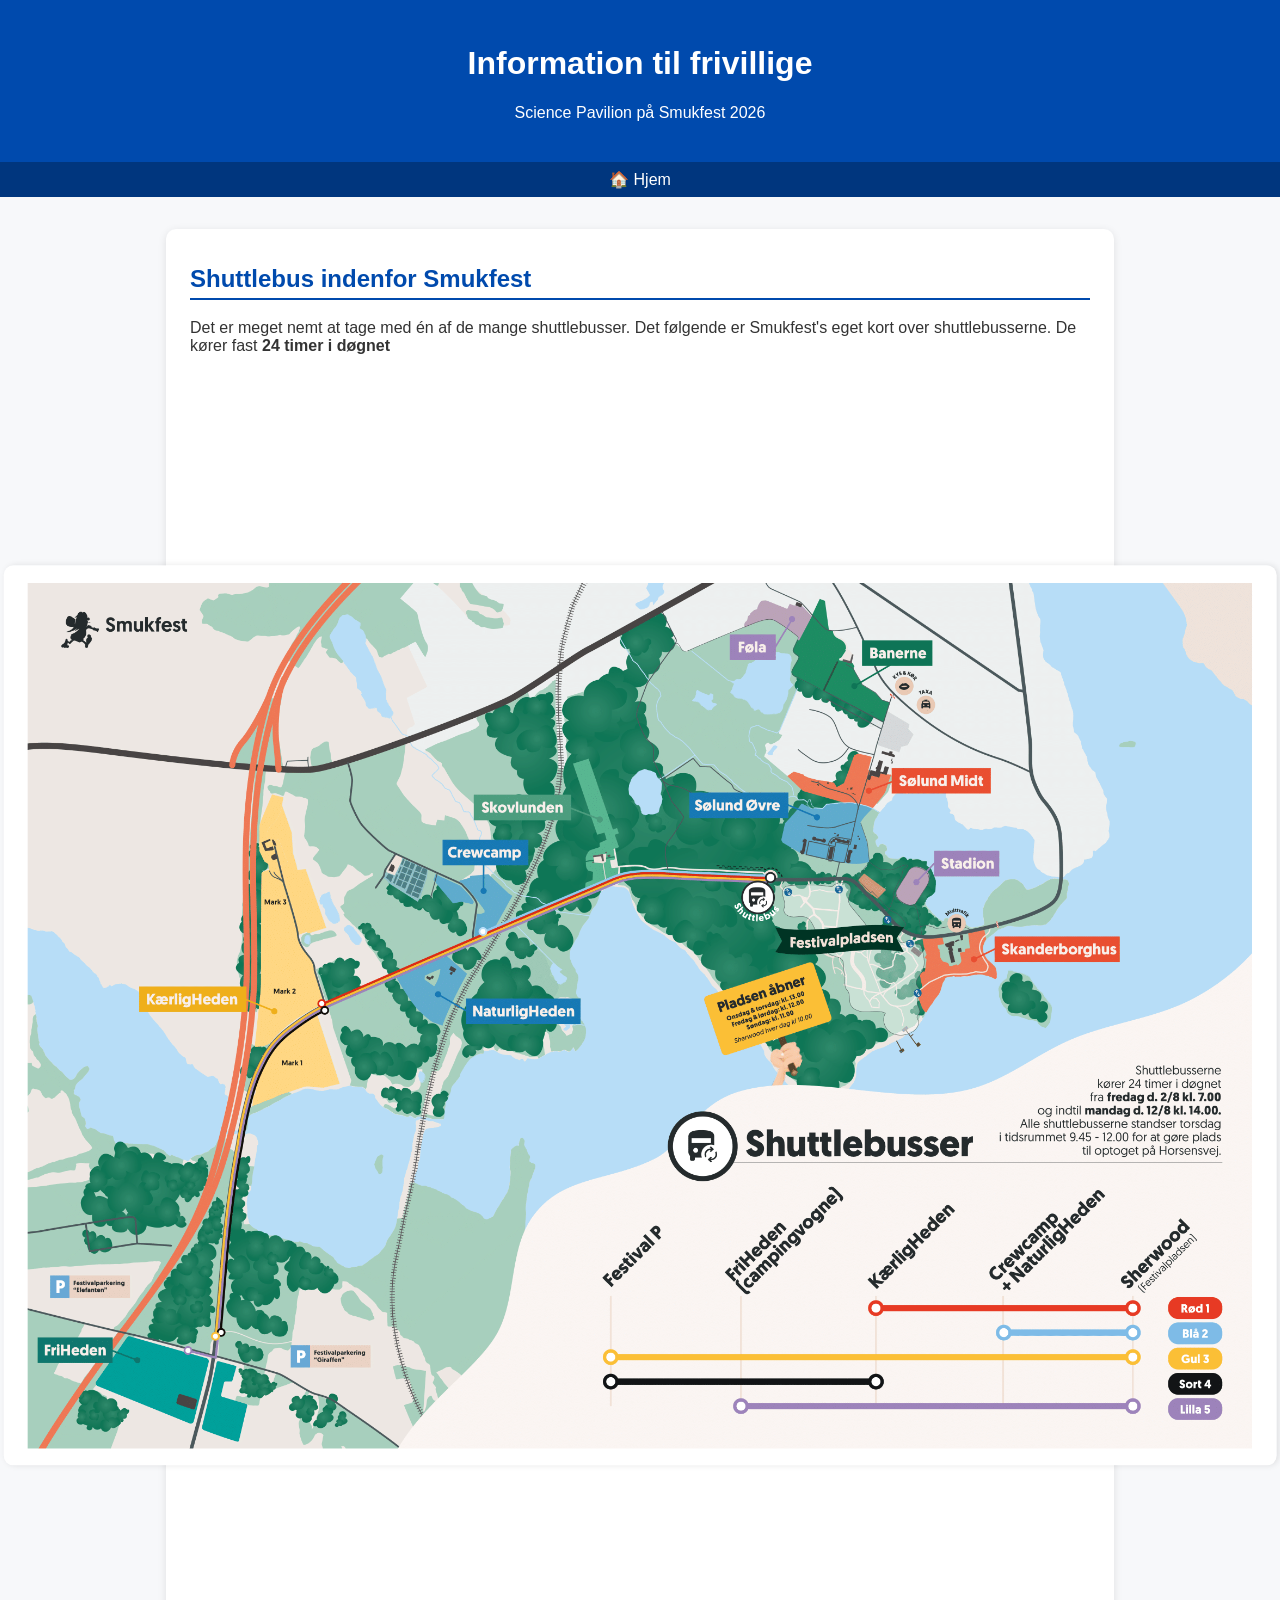
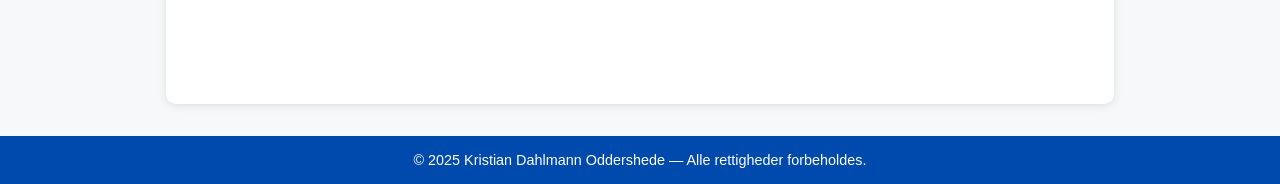
<file: shuttlebus.html>
<!DOCTYPE html>
<html lang="da">
<head>
  <meta charset="UTF-8">
  <meta name="viewport" content="width=device-width, initial-scale=1.0">
  <title>Information til frivillige</title>
  <link rel="icon" type="image/png" href="siteicon.png">
  <style>
    body {
      font-family: 'Segoe UI', Tahoma, Geneva, Verdana, sans-serif;
      margin: 0;
      background-color: #f7f8fa;
      color: #333;
    }
    header {
      background-color: #004aad;
      color: white;
      padding: 1.5rem 2rem;
      text-align: center;
    }
    nav {
      background-color: #00367e;
      text-align: center;
      padding: 0.5rem 0;
    }
    nav a {
      color: white;
      text-decoration: none;
      margin: 0 1rem;
      font-weight: 500;
    }
    nav a:hover {
      text-decoration: underline;
    }
    main {
      max-width: 900px;
      margin: 2rem auto;
      padding: 1rem 1.5rem;
      background-color: white;
      border-radius: 10px;
      box-shadow: 0 2px 8px rgba(0,0,0,0.1);
    }
    section {
      margin-bottom: 2rem;
    }
    h2 {
      border-bottom: 2px solid #004aad;
      padding-bottom: 0.3rem;
      color: #004aad;
    }
    ul {
      list-style-type: disc;
      padding-left: 1.5rem;
    }
    .program-link {
      display: inline-block;
      background-color: #eef3fb;
      padding: 0.4rem 0.8rem;
      border-radius: 6px;
      margin-bottom: 1rem;
      text-decoration: none;
      color: #004aad;
      font-weight: 500;
      transition: background-color 0.2s;
    }
    .program-link:hover {
      background-color: #d6e0f7;
    }
    .map-container {
      text-align: center;
      margin-top: 1.5rem;
    }
    .map-container img {
      max-width: 100%;
      height: auto;
      transform: rotate(-90deg);
      border-radius: 10px;
      box-shadow: 0 2px 6px rgba(0,0,0,0.1);
    }
    footer {
      text-align: center;
      background-color: #004aad;
      color: white;
      padding: 1rem 0;
      margin-top: 2rem;
      font-size: 0.9rem;
    }
    .contact {
      background-color: #eef3fb;
      padding: 1rem;
      border-radius: 8px;
    }
  </style>
</head>
<body>
  <header>
    <h1>Information til frivillige</h1>
    <p>Science Pavilion på Smukfest 2026</p>
  </header>
  <nav>
    <a href="index.html">🏠 Hjem</a>
  </nav>
  <main>
    <section id="shuttlebus">
      <h2>Shuttlebus indenfor Smukfest</h2>
      <p>
        Det er meget nemt at tage med én af de mange shuttlebusser. Det følgende er Smukfest's eget kort
        over shuttlebusserne. De kører fast <strong>24 timer i døgnet</strong>
      </p>

      <div class="map-container">
        <img src="smuk_camp-shuttlebus.png" alt="Kort over Smukfest shuttlebusser">
      </div>
    </section>
  </main>
  <footer>
    © 2025 Kristian Dahlmann Oddershede — Alle rettigheder forbeholdes.
  </footer>
</body>
</html>
</file>
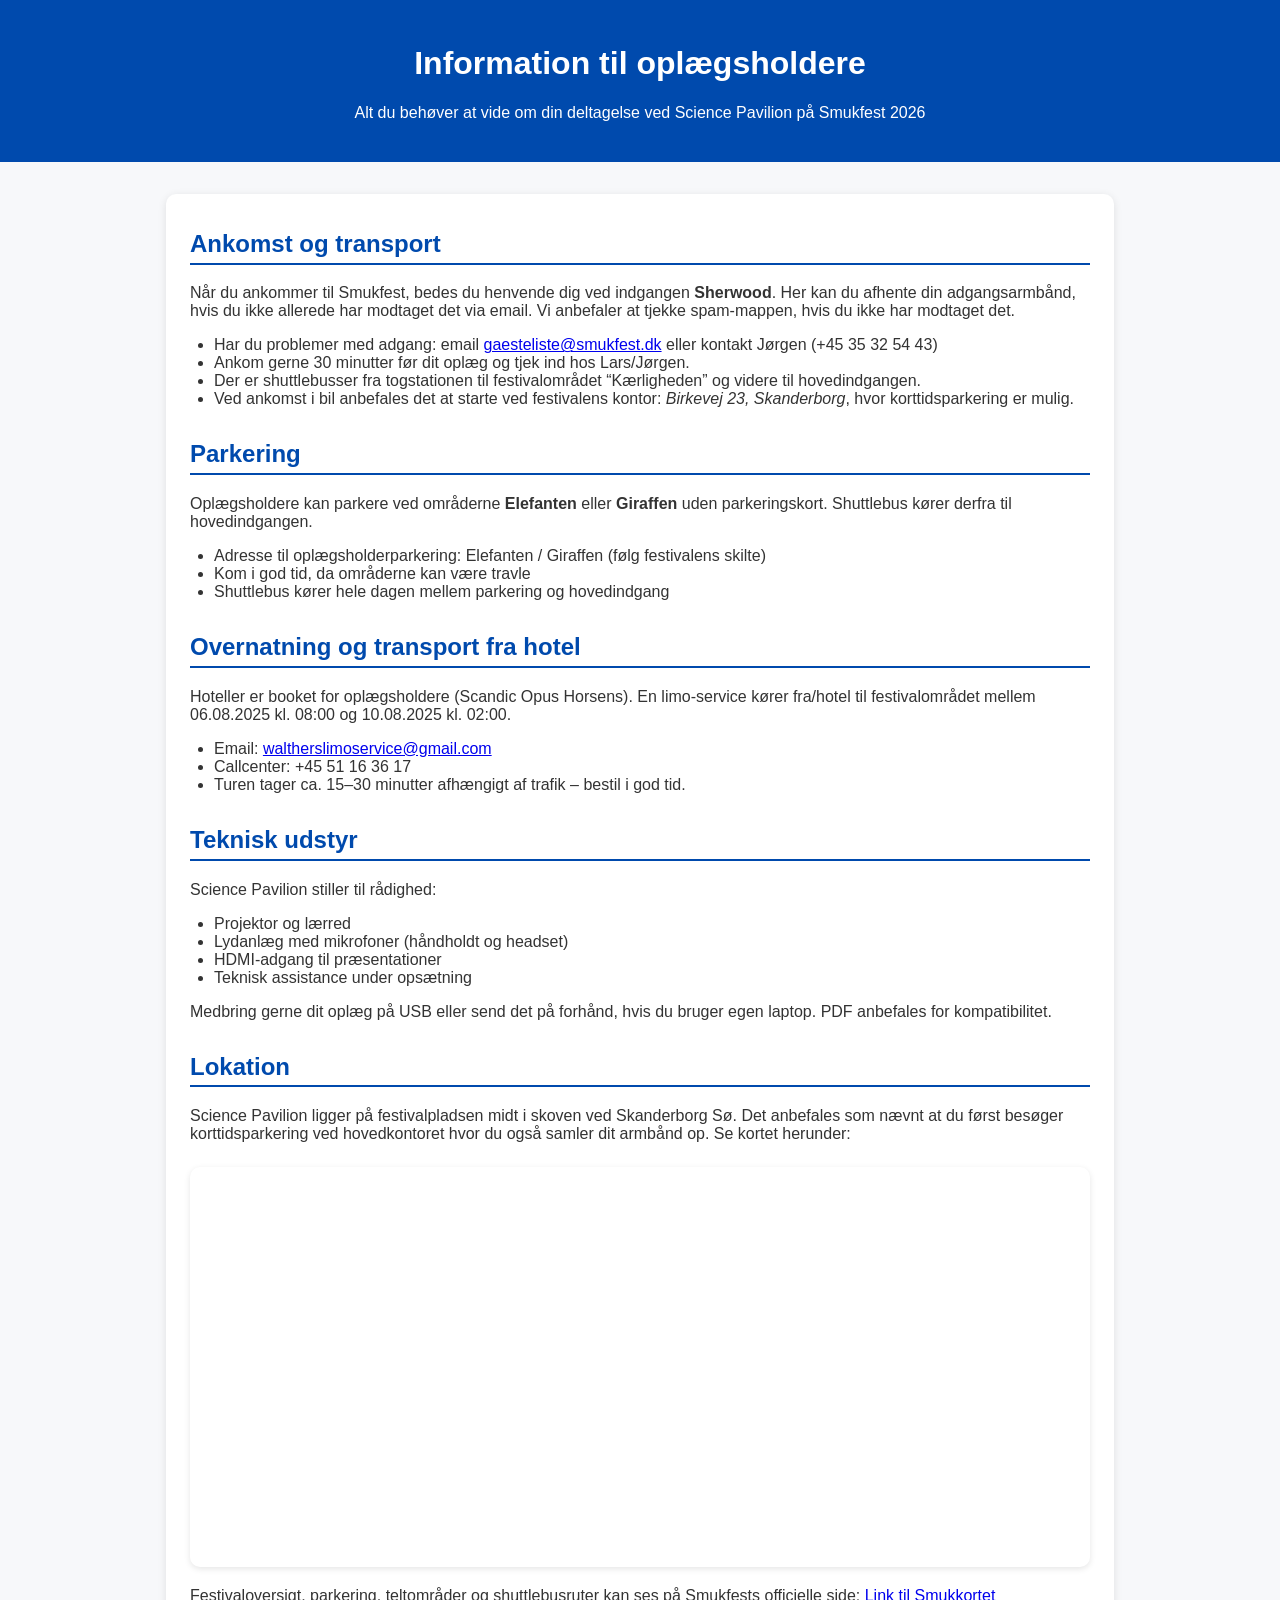
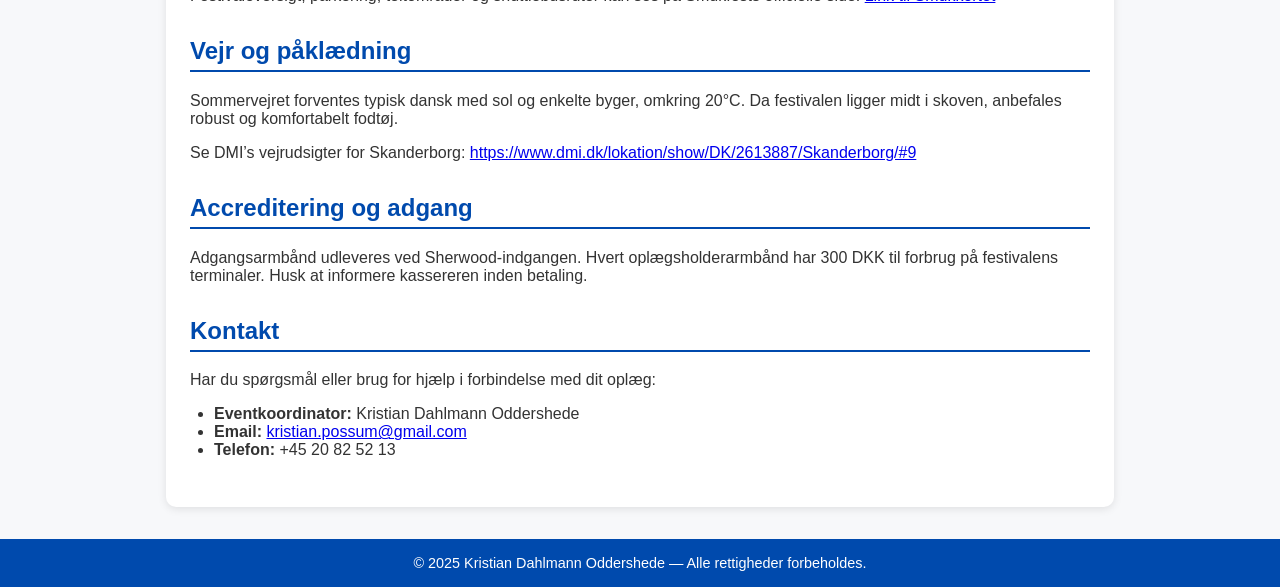
<file: speaker-info.html>
<!DOCTYPE html>
<html lang="da">
<head>
  <meta charset="UTF-8">
  <meta name="viewport" content="width=device-width, initial-scale=1.0">
  <title>Praktisk information for oplægsholdere</title>
  <link rel="icon" type="image/png" href="siteicon.png">
  <style>
    body {
      font-family: 'Segoe UI', Tahoma, Geneva, Verdana, sans-serif;
      margin: 0;
      background-color: #f7f8fa;
      color: #333;
    }

    header {
      background-color: #004aad;
      color: white;
      padding: 1.5rem 2rem;
      text-align: center;
    }

    main {
      max-width: 900px;
      margin: 2rem auto;
      padding: 1rem 1.5rem;
      background-color: white;
      border-radius: 10px;
      box-shadow: 0 2px 8px rgba(0,0,0,0.1);
    }

    section {
      margin-bottom: 2rem;
    }

    h2 {
      border-bottom: 2px solid #004aad;
      padding-bottom: 0.3rem;
      color: #004aad;
    }

    ul {
      padding-left: 1.5rem;
    }

    .map-container {
      text-align: center;
      margin-top: 1.5rem;
    }

    iframe {
      width: 100%;
      height: 400px;
      border: 0;
      border-radius: 10px;
      box-shadow: 0 2px 6px rgba(0,0,0,0.1);
    }

    footer {
      text-align: center;
      background-color: #004aad;
      color: white;
      padding: 1rem 0;
      margin-top: 2rem;
      font-size: 0.9rem;
    }
  </style>
</head>
<body>
  <header>
    <h1>Information til oplægsholdere</h1>
    <p>Alt du behøver at vide om din deltagelse ved Science Pavilion på Smukfest 2026</p>
  </header>

  <main>
    <section>
      <h2>Ankomst og transport</h2>
      <p>
        Når du ankommer til Smukfest, bedes du henvende dig ved indgangen <strong>Sherwood</strong>. 
        Her kan du afhente din adgangsarmbånd, hvis du ikke allerede har modtaget det via email. 
        Vi anbefaler at tjekke spam-mappen, hvis du ikke har modtaget det.
      </p>
      <ul>
        <li>Har du problemer med adgang: email <a href="mailto:gaesteliste@smukfest.dk">gaesteliste@smukfest.dk</a> eller kontakt Jørgen (+45 35 32 54 43)</li>
        <li>Ankom gerne 30 minutter før dit oplæg og tjek ind hos Lars/Jørgen.</li>
        <li>Der er shuttlebusser fra togstationen til festivalområdet “Kærligheden” og videre til hovedindgangen.</li>
        <li>Ved ankomst i bil anbefales det at starte ved festivalens kontor: <em>Birkevej 23, Skanderborg</em>, hvor korttidsparkering er mulig.</li>
      </ul>
    </section>

    <section>
      <h2>Parkering</h2>
      <p>
        Oplægsholdere kan parkere ved områderne <strong>Elefanten</strong> eller <strong>Giraffen</strong> uden parkeringskort. 
        Shuttlebus kører derfra til hovedindgangen.
      </p>
      <ul>
        <li>Adresse til oplægsholderparkering: Elefanten / Giraffen (følg festivalens skilte)</li>
        <li>Kom i god tid, da områderne kan være travle</li>
        <li>Shuttlebus kører hele dagen mellem parkering og hovedindgang</li>
      </ul>
    </section>

    <section>
      <h2>Overnatning og transport fra hotel</h2>
      <p>
        Hoteller er booket for oplægsholdere (Scandic Opus Horsens). 
        En limo-service kører fra/hotel til festivalområdet mellem 06.08.2025 kl. 08:00 og 10.08.2025 kl. 02:00.
      </p>
      <ul>
        <li>Email: <a href="mailto:waltherslimoservice@gmail.com">waltherslimoservice@gmail.com</a></li>
        <li>Callcenter: +45 51 16 36 17</li>
        <li>Turen tager ca. 15–30 minutter afhængigt af trafik – bestil i god tid.</li>
      </ul>
    </section>

    <section>
      <h2>Teknisk udstyr</h2>
      <p>
        Science Pavilion stiller til rådighed:
      </p>
      <ul>
        <li>Projektor og lærred</li>
        <li>Lydanlæg med mikrofoner (håndholdt og headset)</li>
        <li>HDMI-adgang til præsentationer</li>
        <li>Teknisk assistance under opsætning</li>
      </ul>
      <p>
        Medbring gerne dit oplæg på USB eller send det på forhånd, hvis du bruger egen laptop. PDF anbefales for kompatibilitet.
      </p>
    </section>

    <section>
      <h2>Lokation</h2>
      <p>
        Science Pavilion ligger på festivalpladsen midt i skoven ved Skanderborg Sø. Det anbefales som nævnt at du først besøger 
        korttidsparkering ved hovedkontoret hvor du også samler dit armbånd op.
        Se kortet herunder:
      </p>
      <div class="map-container">
        <iframe
          src="https://www.google.com/maps?q=Birkevej+23,+8660+Skanderborg,+Denmark&output=embed"
          allowfullscreen
          loading="lazy">
        </iframe>
      </div>
      <p>
        Festivaloversigt, parkering, teltområder og shuttlebusruter kan ses på Smukfests officielle side: 
        <a href="https://www.smukfest.dk/smukkortet" target="_blank">Link til Smukkortet</a>
      </p>
    </section>

    <section>
      <h2>Vejr og påklædning</h2>
      <p>
        Sommervejret forventes typisk dansk med sol og enkelte byger, omkring 20°C.
        Da festivalen ligger midt i skoven, anbefales robust og komfortabelt fodtøj.
      </p>
      <p>
        Se DMI’s vejrudsigter for Skanderborg: 
        <a href="https://www.dmi.dk/lokation/show/DK/2613887/Skanderborg/#9" target="_blank">https://www.dmi.dk/lokation/show/DK/2613887/Skanderborg/#9</a>
      </p>
    </section>

    <section>
      <h2>Accreditering og adgang</h2>
      <p>
        Adgangsarmbånd udleveres ved Sherwood-indgangen. 
        Hvert oplægsholderarmbånd har 300 DKK til forbrug på festivalens terminaler. 
        Husk at informere kassereren inden betaling.
      </p>
    </section>

    <section>
      <h2>Kontakt</h2>
      <p>
        Har du spørgsmål eller brug for hjælp i forbindelse med dit oplæg:
      </p>
      <ul>
        <li><strong>Eventkoordinator:</strong> Kristian Dahlmann Oddershede</li>
        <li><strong>Email:</strong> <a href="mailto:kristian.possum@gmail.com">kristian.possum@gmail.com</a></li>
        <li><strong>Telefon:</strong> +45 20 82 52 13</li>
      </ul>
    </section>
  </main>

  <footer>
    © 2025 Kristian Dahlmann Oddershede — Alle rettigheder forbeholdes.
  </footer>
</body>
</html>
</file>
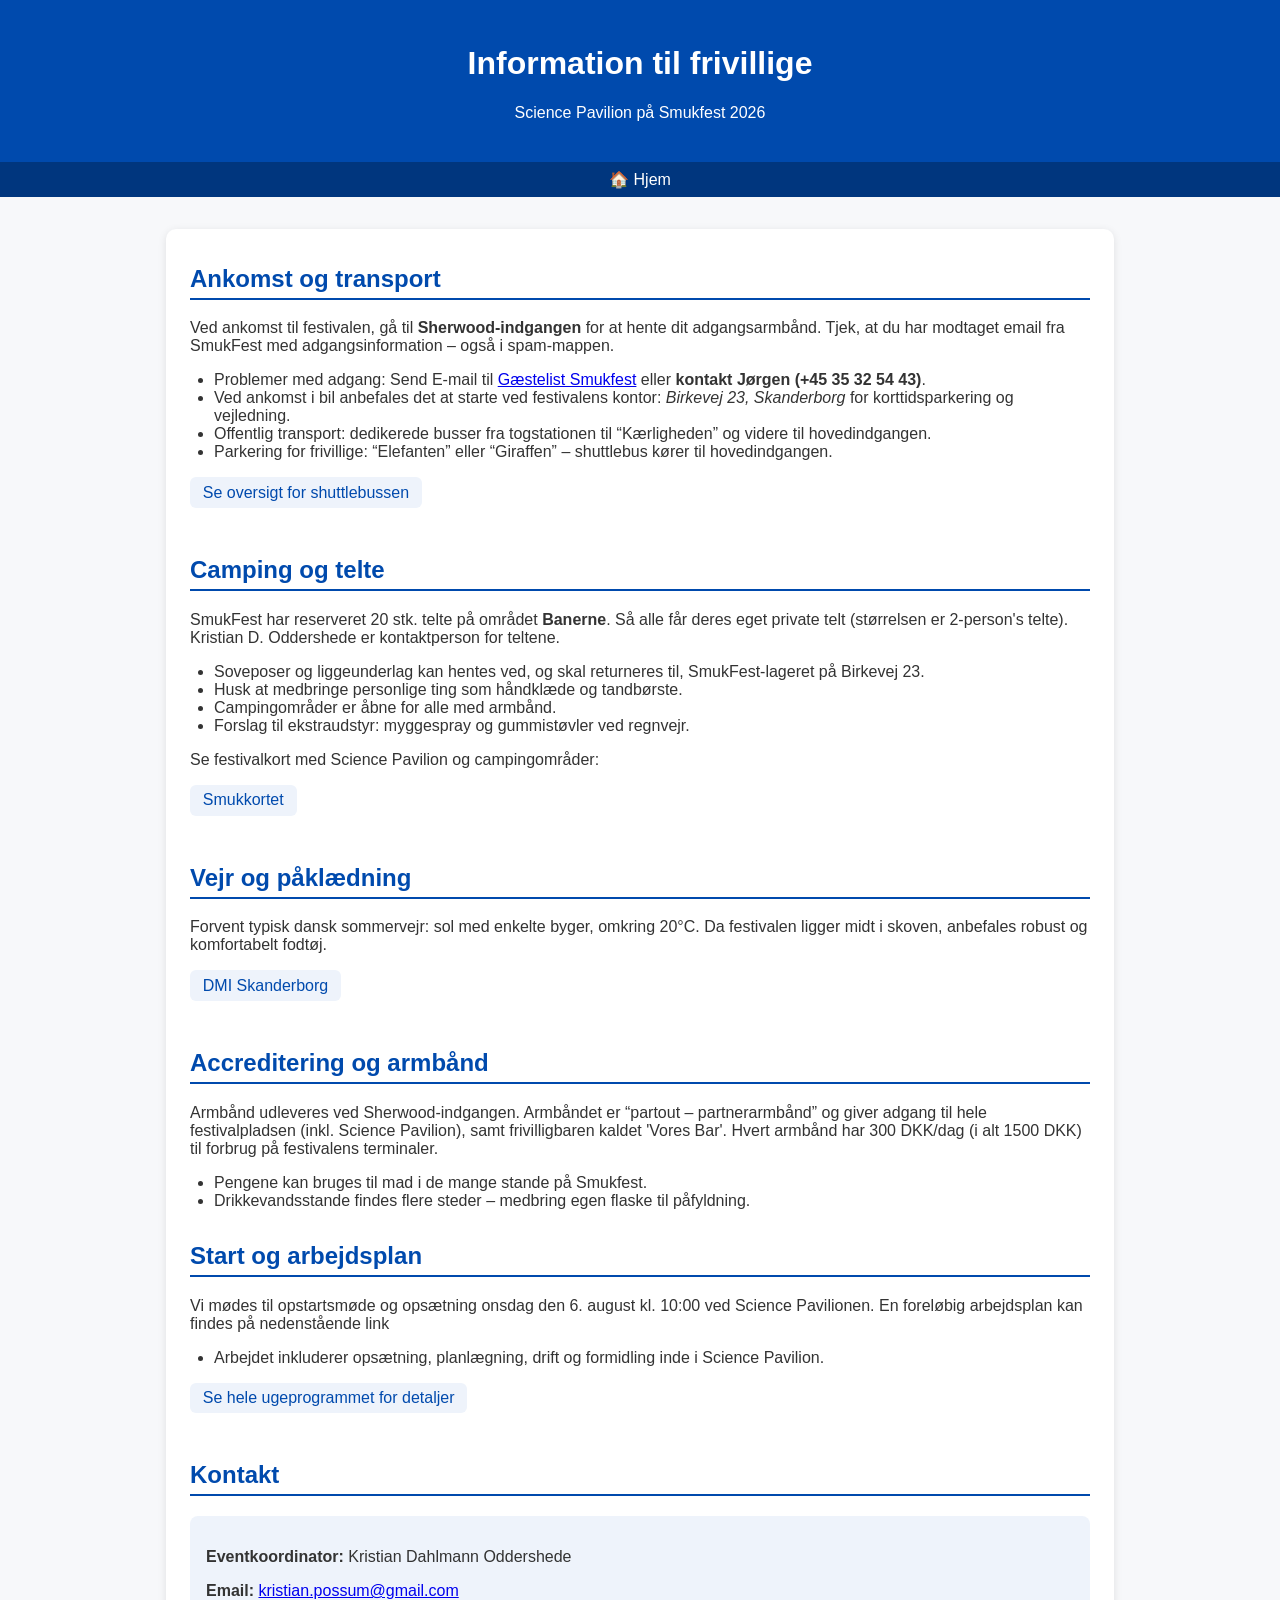
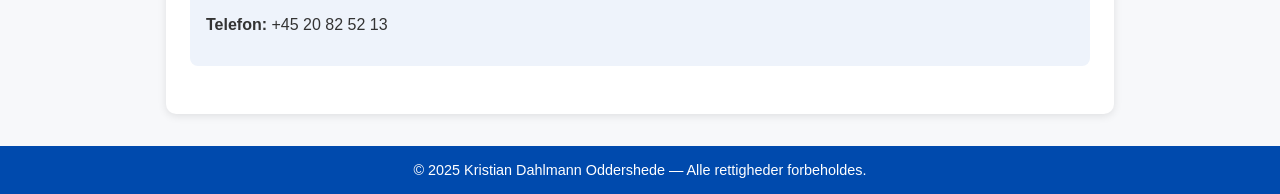
<file: volunteer-info.html>
<!DOCTYPE html>
<html lang="da">
<head>
  <meta charset="UTF-8">
  <meta name="viewport" content="width=device-width, initial-scale=1.0">
  <title>Information til frivillige</title>
  <link rel="icon" type="image/png" href="siteicon.png">
  <style>
    body {
      font-family: 'Segoe UI', Tahoma, Geneva, Verdana, sans-serif;
      margin: 0;
      background-color: #f7f8fa;
      color: #333;
    }

    header {
      background-color: #004aad;
      color: white;
      padding: 1.5rem 2rem;
      text-align: center;
    }

    nav {
      background-color: #00367e;
      text-align: center;
      padding: 0.5rem 0;
    }

    nav a {
      color: white;
      text-decoration: none;
      margin: 0 1rem;
      font-weight: 500;
    }

    nav a:hover {
      text-decoration: underline;
    }

    main {
      max-width: 900px;
      margin: 2rem auto;
      padding: 1rem 1.5rem;
      background-color: white;
      border-radius: 10px;
      box-shadow: 0 2px 8px rgba(0,0,0,0.1);
    }

    section {
      margin-bottom: 2rem;
    }

    h2 {
      border-bottom: 2px solid #004aad;
      padding-bottom: 0.3rem;
      color: #004aad;
    }

    ul {
      list-style-type: disc;
      padding-left: 1.5rem;
    }

    .program-link {
      display: inline-block;
      background-color: #eef3fb;
      padding: 0.4rem 0.8rem;
      border-radius: 6px;
      margin-bottom: 1rem;
      text-decoration: none;
      color: #004aad;
      font-weight: 500;
      transition: background-color 0.2s;
    }

    .program-link:hover {
      background-color: #d6e0f7;
    }

    .map-container {
      text-align: center;
      margin-top: 1.5rem;
    }

    iframe {
      width: 100%;
      height: 400px;
      border: 0;
      border-radius: 10px;
      box-shadow: 0 2px 6px rgba(0,0,0,0.1);
    }

    footer {
      text-align: center;
      background-color: #004aad;
      color: white;
      padding: 1rem 0;
      margin-top: 2rem;
      font-size: 0.9rem;
    }

    .contact {
      background-color: #eef3fb;
      padding: 1rem;
      border-radius: 8px;
    }
  </style>
</head>
<body>
  <header>
    <h1>Information til frivillige</h1>
    <p>Science Pavilion på Smukfest 2026</p>
  </header>

  <nav>
    <a href="index.html">🏠 Hjem</a>
  </nav>

  <main>
    <section id="ankomst">
      <h2>Ankomst og transport</h2>
      <p>
        Ved ankomst til festivalen, gå til <strong>Sherwood-indgangen</strong> for at hente dit adgangsarmbånd.
        Tjek, at du har modtaget email fra SmukFest med adgangsinformation – også i spam-mappen.  
      </p>
      <ul>
        <li>Problemer med adgang: Send E-mail til <a href="mailto:gaesteliste@smukfest.dk">Gæstelist Smukfest</a> eller <strong>kontakt Jørgen (+45 35 32 54 43)</strong>.</li>
        <li>Ved ankomst i bil anbefales det at starte ved festivalens kontor: <em>Birkevej 23, Skanderborg</em> for korttidsparkering og vejledning.</li>
        <li>Offentlig transport: dedikerede busser fra togstationen til “Kærligheden” og videre til hovedindgangen.</li>
        <li>Parkering for frivillige: “Elefanten” eller “Giraffen” – shuttlebus kører til hovedindgangen.</li>
      </ul>
      <a class="program-link" href="shuttlebus.html">Se oversigt for shuttlebussen</a>
    </section>

    <section id="camping">
      <h2>Camping og telte</h2>
      <p>
        SmukFest har reserveret 20 stk. telte på området <strong>Banerne</strong>. Så alle får deres eget private telt (størrelsen er 2-person's telte). 
        Kristian D. Oddershede er kontaktperson for teltene.
      </p>
      <ul>
        <li>Soveposer og liggeunderlag kan hentes ved, og skal returneres til, SmukFest-lageret på Birkevej 23.</li>
        <li>Husk at medbringe personlige ting som håndklæde og tandbørste.</li>
        <li>Campingområder er åbne for alle med armbånd.</li>
        <li>Forslag til ekstraudstyr: myggespray og gummistøvler ved regnvejr.</li>
      </ul>
      <p>
        Se festivalkort med Science Pavilion og campingområder:  
      </p>
      <a class="program-link" href="https://www.smukfest.dk/smukkortet" target="_blank">Smukkortet</a>
    </section>

    <section id="vejr">
      <h2>Vejr og påklædning</h2>
      <p>
        Forvent typisk dansk sommervejr: sol med enkelte byger, omkring 20°C.  
        Da festivalen ligger midt i skoven, anbefales robust og komfortabelt fodtøj.
      </p>
      <a class="program-link" href="https://www.dmi.dk/lokation/show/DK/2613887/Skanderborg/#9" target="_blank">DMI Skanderborg</a>
    </section>

    <section id="armbånd">
      <h2>Accreditering og armbånd</h2>
      <p>
        Armbånd udleveres ved Sherwood-indgangen.  
        Armbåndet er “partout – partnerarmbånd” og giver adgang til hele festivalpladsen (inkl. Science Pavilion), samt frivilligbaren kaldet 'Vores Bar'.  
        Hvert armbånd har 300 DKK/dag (i alt 1500 DKK) til forbrug på festivalens terminaler.
      </p>
      <ul>
        <li>Pengene kan bruges til mad i de mange stande på Smukfest.</li>
        <li>Drikkevandsstande findes flere steder – medbring egen flaske til påfyldning.</li>
      </ul>
    </section>

    <section id="arbejdsplan">
      <h2>Start og arbejdsplan</h2>
      <p>
        Vi mødes til opstartsmøde og opsætning onsdag den 6. august kl. 10:00 ved Science Pavilionen.  
        En foreløbig arbejdsplan kan findes på nedenstående link
      </p>
      <ul>
        <li>Arbejdet inkluderer opsætning, planlægning, drift og formidling inde i Science Pavilion.</li>
      </ul>
      <a class="program-link" href="daily-program.html">Se hele ugeprogrammet for detaljer</a>
    </section>

    <section id="kontakt">
      <h2>Kontakt</h2>
      <div class="contact">
        <p><strong>Eventkoordinator:</strong> Kristian Dahlmann Oddershede</p>
        <p><strong>Email:</strong> <a href="mailto:kristian.possum@gmail.com">kristian.possum@gmail.com</a></p>
        <p><strong>Telefon:</strong> +45 20 82 52 13</p>
      </div>
    </section>
  </main>

  <footer>
    © 2025 Kristian Dahlmann Oddershede — Alle rettigheder forbeholdes.
  </footer>
</body>
</html>
</file>
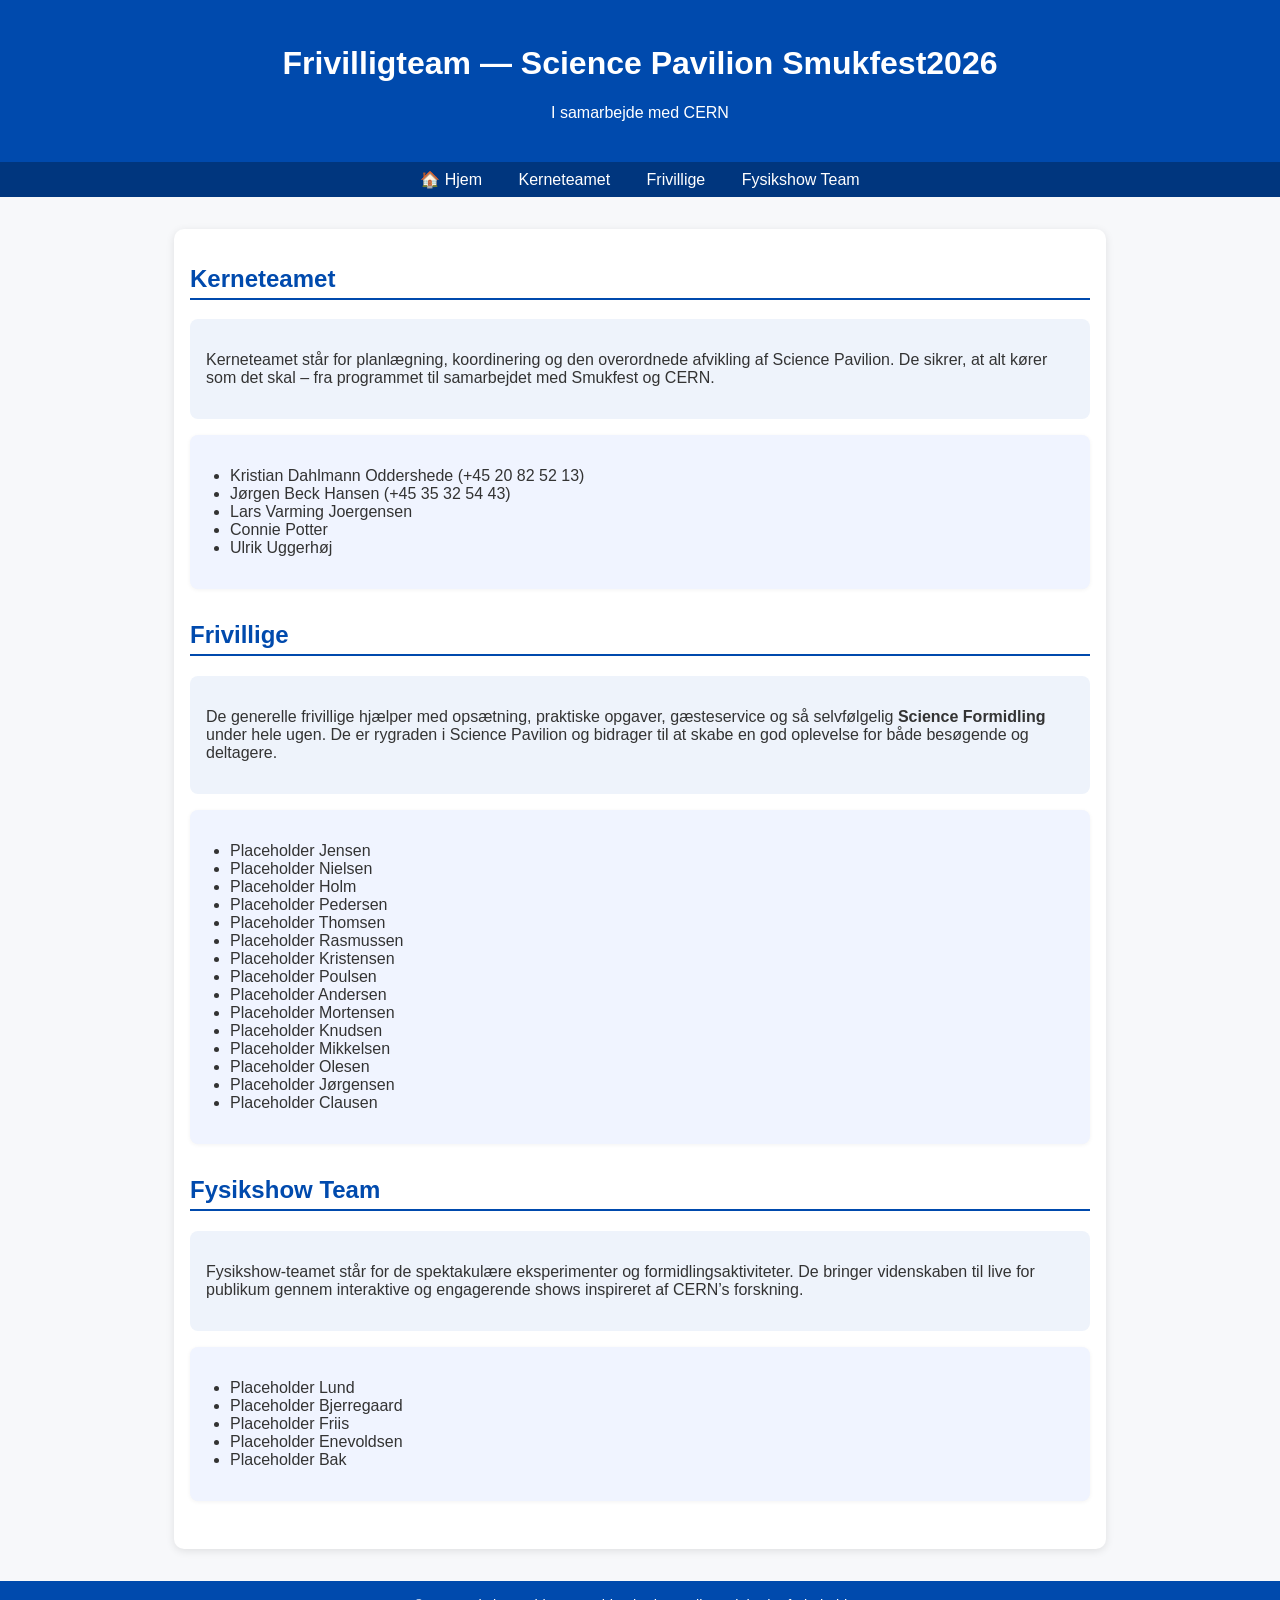
<file: volunteers.html>
<!DOCTYPE html>
<html lang="da">
<head>
  <meta charset="UTF-8">
  <meta name="viewport" content="width=device-width, initial-scale=1.0">
  <title>Frivillige — Science Smukfest26</title>
  <link rel="icon" type="image/png" href="siteicon.png">
  <style>
    body {
      font-family: 'Segoe UI', Tahoma, Geneva, Verdana, sans-serif;
      margin: 0;
      background-color: #f7f8fa;
      color: #333;
    }

    header {
      background-color: #004aad;
      color: white;
      padding: 1.5rem 2rem;
      text-align: center;
    }

    nav {
      background-color: #00367e;
      text-align: center;
      padding: 0.5rem 0;
    }

    nav a {
      color: white;
      text-decoration: none;
      margin: 0 1rem;
      font-weight: 500;
    }

    nav a:hover {
      text-decoration: underline;
    }

    main {
      max-width: 900px;
      margin: 2rem auto;
      padding: 1rem;
      background-color: white;
      border-radius: 10px;
      box-shadow: 0 2px 8px rgba(0,0,0,0.1);
    }

    section {
      margin-bottom: 2rem;
    }

    h2 {
      border-bottom: 2px solid #004aad;
      padding-bottom: 0.3rem;
      color: #004aad;
    }

    .description {
      background-color: #eef3fb;
      padding: 1rem;
      border-radius: 8px;
      margin-bottom: 1rem;
    }

    ul {
      list-style-type: disc;
      padding-left: 1.5rem;
    }

    .volunteer-list {
      background-color: #f0f4ff;
      padding: 1rem;
      border-radius: 8px;
      box-shadow: 0 1px 4px rgba(0,0,0,0.05);
    }

    footer {
      text-align: center;
      background-color: #004aad;
      color: white;
      padding: 1rem 0;
      margin-top: 2rem;
      font-size: 0.9rem;
    }

    /* 🔐 Styled Password Overlay */
    #password-overlay {
      position: fixed;
      inset: 0;
      background: rgba(248, 249, 250, 0.95);
      display: flex;
      align-items: center;
      justify-content: center;
      z-index: 9999;
      font-family: 'Segoe UI', Tahoma, Geneva, Verdana, sans-serif;
      animation: fadeIn 0.4s ease-in-out;
    }

    .password-box {
      background: #ffffff;
      padding: 2rem 2.5rem;
      border-radius: 12px;
      box-shadow: 0 6px 20px rgba(0,0,0,0.1);
      text-align: center;
      max-width: 320px;
      width: 90%;
    }

    .password-box h2 {
      margin-bottom: 0.5rem;
      color: #004aad;
    }

    .password-box .subtitle {
      color: #555;
      font-size: 0.95rem;
      margin-bottom: 1.5rem;
    }

    .password-box input {
      width: 100%;
      padding: 10px 12px;
      border: 2px solid #cdd8f0;
      border-radius: 8px;
      font-size: 1rem;
      outline: none;
      transition: border-color 0.2s;
    }

    .password-box input:focus {
      border-color: #004aad;
    }

    .password-box button {
      margin-top: 1rem;
      padding: 10px 18px;
      background-color: #004aad;
      color: white;
      font-size: 1rem;
      border: none;
      border-radius: 8px;
      cursor: pointer;
      transition: background-color 0.2s, transform 0.1s;
    }

    .password-box button:hover {
      background-color: #00367e;
    }

    .password-box button:active {
      transform: scale(0.98);
    }

    #password-error {
      color: red;
      margin-top: 1rem;
      font-size: 0.9rem;
      min-height: 1em;
    }

    @keyframes fadeIn {
      from { opacity: 0; }
      to { opacity: 1; }
    }
  </style>
</head>

<body>

  <header>
    <h1>Frivilligteam — Science Pavilion Smukfest2026</h1>
    <p>I samarbejde med CERN</p>
  </header>

  <nav>
    <a href="index.html">🏠 Hjem</a>
    <a href="#core">Kerneteamet</a>
    <a href="#general">Frivillige</a>
    <a href="#physics">Fysikshow Team</a>
  </nav>

  <main>
    <section id="core">
      <h2>Kerneteamet</h2>
      <div class="description">
        <p>Kerneteamet står for planlægning, koordinering og den overordnede afvikling af Science Pavilion.  
        De sikrer, at alt kører som det skal – fra programmet til samarbejdet med Smukfest og CERN.</p>
      </div>
      <div class="volunteer-list">
        <ul>
          <li>Kristian Dahlmann Oddershede (+45 20 82 52 13)</li>
          <li>Jørgen Beck Hansen (+45 35 32 54 43)</li>
          <li>Lars Varming Joergensen</li>
          <li>Connie Potter</li>
          <li>Ulrik Uggerhøj</li>
        </ul>
      </div>
    </section>

    <section id="general">
      <h2>Frivillige</h2>
      <div class="description">
        <p>De generelle frivillige hjælper med opsætning, praktiske opgaver, gæsteservice og så selvfølgelig <strong>Science Formidling</strong> under hele ugen.  
        De er rygraden i Science Pavilion og bidrager til at skabe en god oplevelse for både besøgende og deltagere.</p>
      </div>
      <div class="volunteer-list">
        <ul>
          <li>Placeholder Jensen</li>
          <li>Placeholder Nielsen</li>
          <li>Placeholder Holm</li>
          <li>Placeholder Pedersen</li>
          <li>Placeholder Thomsen</li>
          <li>Placeholder Rasmussen</li>
          <li>Placeholder Kristensen</li>
          <li>Placeholder Poulsen</li>
          <li>Placeholder Andersen</li>
          <li>Placeholder Mortensen</li>
          <li>Placeholder Knudsen</li>
          <li>Placeholder Mikkelsen</li>
          <li>Placeholder Olesen</li>
          <li>Placeholder Jørgensen</li>
          <li>Placeholder Clausen</li>
        </ul>
      </div>
    </section>

    <section id="physics">
      <h2>Fysikshow Team</h2>
      <div class="description">
        <p>Fysikshow-teamet står for de spektakulære eksperimenter og formidlingsaktiviteter.  
        De bringer videnskaben til live for publikum gennem interaktive og engagerende shows inspireret af CERN’s forskning.</p>
      </div>
      <div class="volunteer-list">
        <ul>
          <li>Placeholder Lund</li>
          <li>Placeholder Bjerregaard</li>
          <li>Placeholder Friis</li>
          <li>Placeholder Enevoldsen</li>
          <li>Placeholder Bak</li>
        </ul>
      </div>
    </section>
  </main>

  <footer>
    © 2025 Kristian Dahlmann Oddershede — Alle rettigheder forbeholdes.
  </footer>
</body>
</html>
</file>
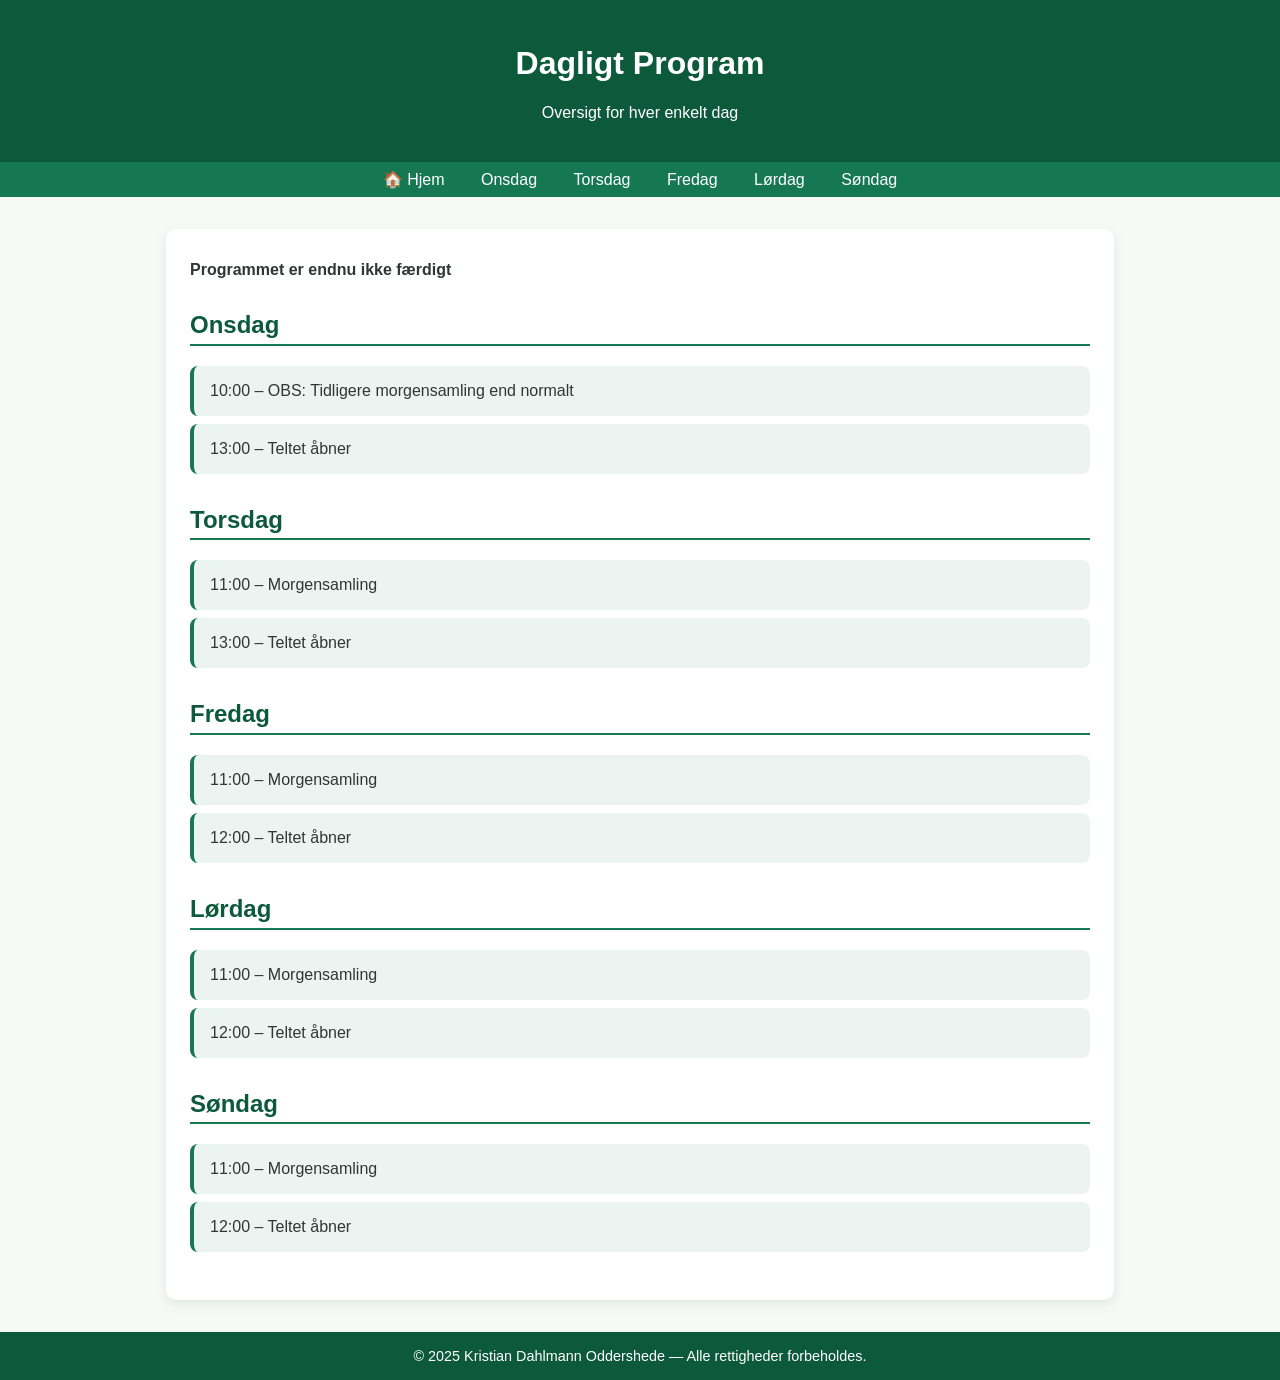
<file: volunteers/daily-program.html>
<!DOCTYPE html>
<html lang="da">
<head>
  <meta charset="UTF-8">
  <meta name="viewport" content="width=device-width, initial-scale=1.0">
  <title>Dagligt Program</title>
  <link rel="icon" type="image/png" href="../figures/siteicon.png">
  <link rel="stylesheet" href="../style.css">
</head>
<body>
  <header>
    <h1>Dagligt Program</h1>
    <p>Oversigt for hver enkelt dag</p>
  </header>

  <nav>
    <a href="index.html">🏠 Hjem</a>
    <a href="#onsdag">Onsdag</a>
    <a href="#torsdag">Torsdag</a>
    <a href="#fredag">Fredag</a>
    <a href="#lordag">Lørdag</a>
    <a href="#sondag">Søndag</a>
  </nav>

  <main>
    <section id="disclaimer">
      <p><strong>Programmet er endnu ikke færdigt</strong></p>
    </section>
    
    <section id="onsdag">
      <h2>Onsdag</h2>
      <div class="program-item">10:00 – OBS: Tidligere morgensamling end normalt</div>
      <div class="program-item">13:00 – Teltet åbner</div>
    </section>

    <section id="torsdag">
      <h2>Torsdag</h2>
      <div class="program-item">11:00 – Morgensamling</div>
      <div class="program-item">13:00 – Teltet åbner</div>
    </section>

    <section id="fredag">
      <h2>Fredag</h2>
      <div class="program-item">11:00 – Morgensamling</div>
      <div class="program-item">12:00 – Teltet åbner</div>
    </section>

    <section id="lordag">
      <h2>Lørdag</h2>
      <div class="program-item">11:00 – Morgensamling</div>
      <div class="program-item">12:00 – Teltet åbner</div>
    </section>

    <section id="sondag">
      <h2>Søndag</h2>
      <div class="program-item">11:00 – Morgensamling</div>
      <div class="program-item">12:00 – Teltet åbner</div>
    </section>
  </main>

  <footer>
    © 2025 Kristian Dahlmann Oddershede — Alle rettigheder forbeholdes.
  </footer>
</body>
</html>
</file>
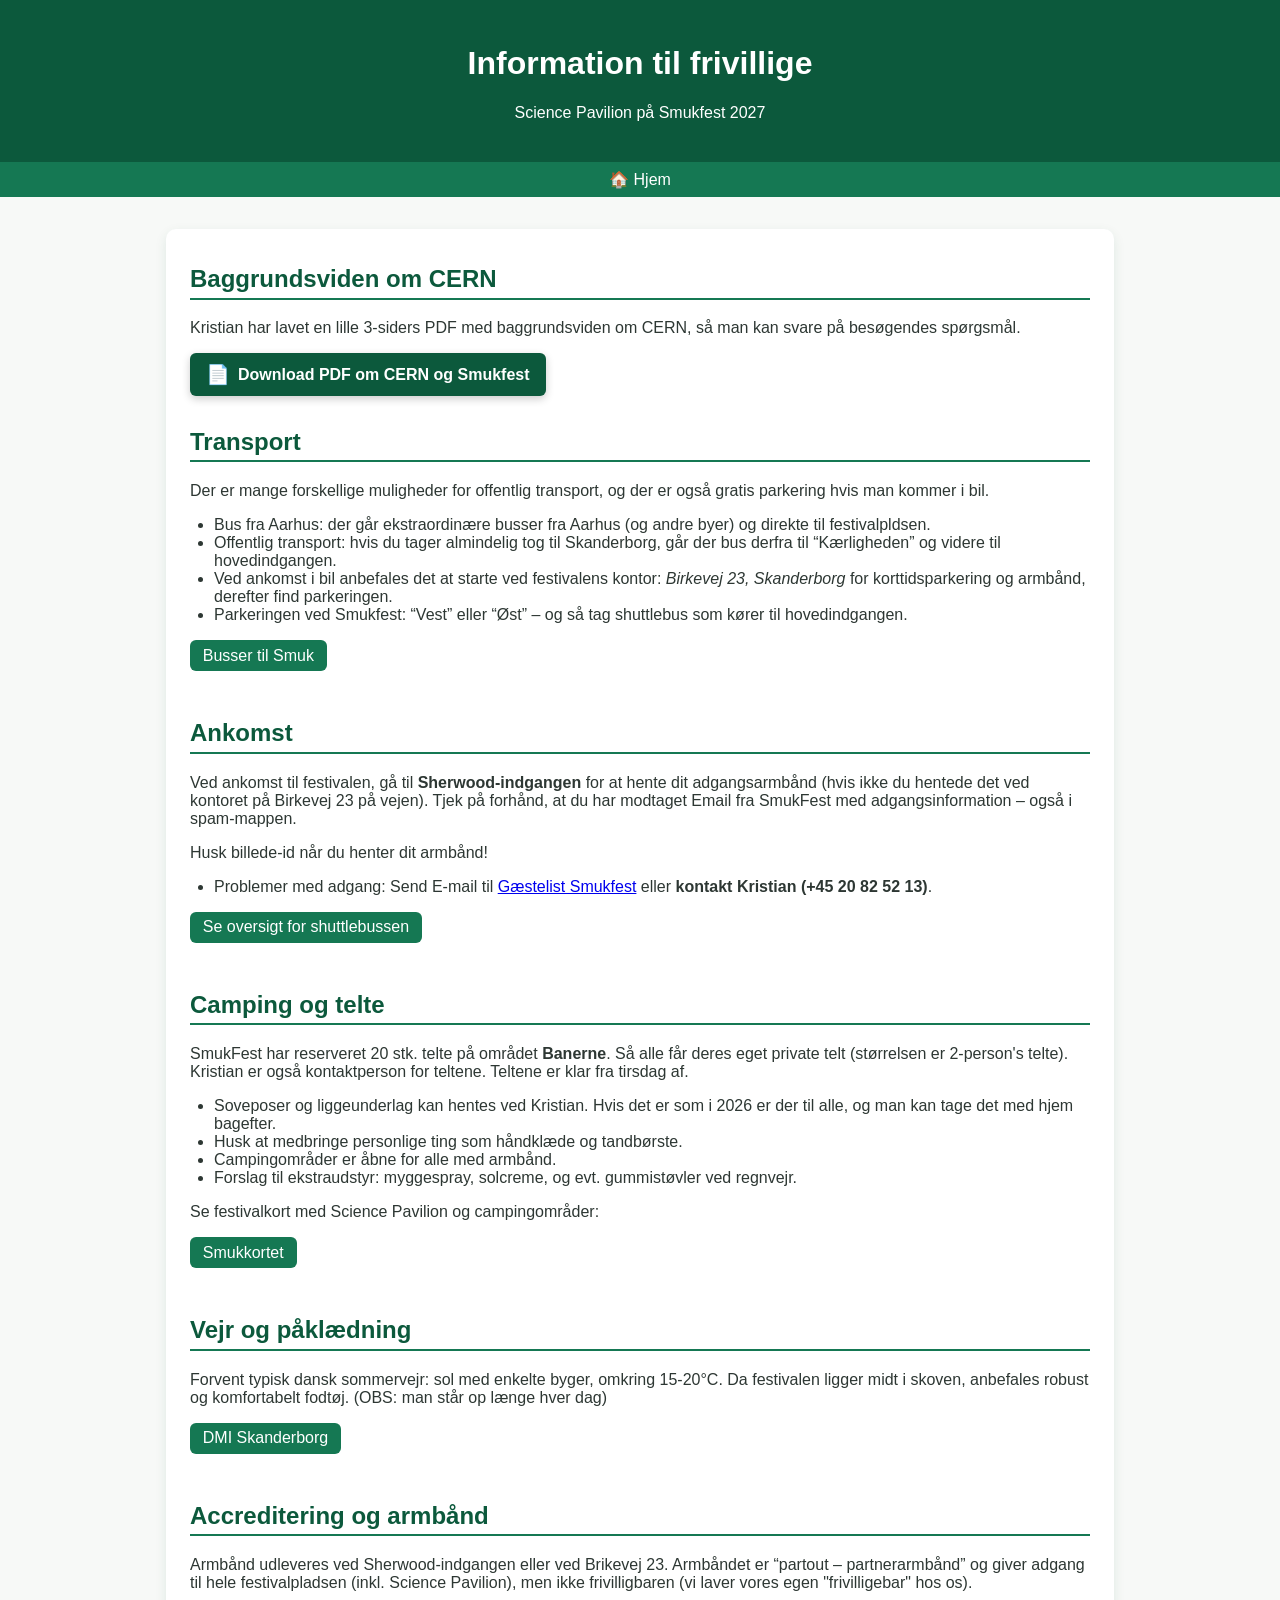
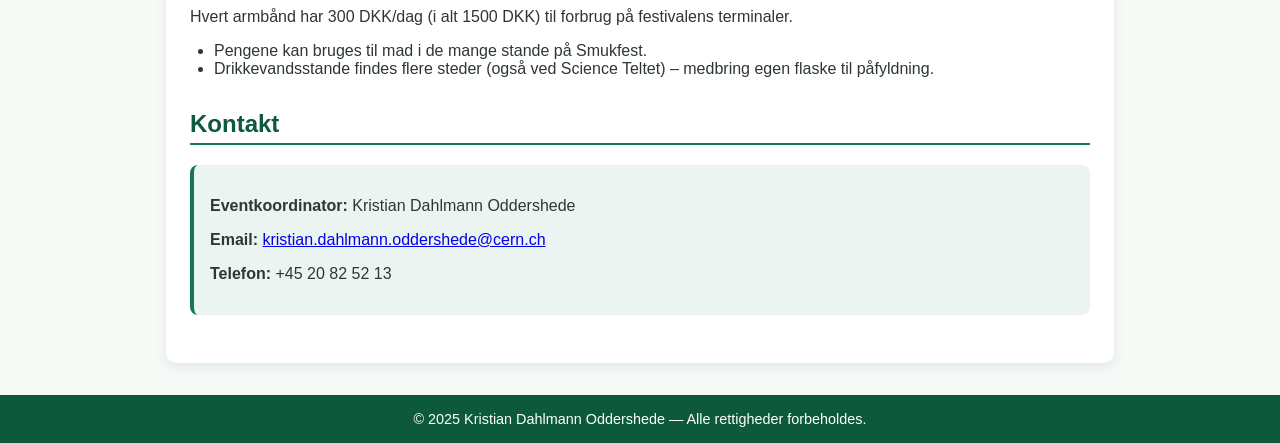
<file: volunteers/info.html>
<!DOCTYPE html>
<html lang="da">
<head>
  <meta charset="UTF-8">
  <meta name="viewport" content="width=device-width, initial-scale=1.0">
  <title>Information til frivillige</title>
  <link rel="icon" type="image/png" href="../figures/siteicon.png">
  <link rel="stylesheet" href="../style.css"> 
</head>
<body>
  <header>
    <h1>Information til frivillige</h1>
    <p>Science Pavilion på Smukfest 2027</p>
  </header>

  <nav>
    <a href="index.html">🏠 Hjem</a>
  </nav>

  <main>

    <section>
      <h2>Baggrundsviden om CERN</h2>
      <p>Kristian har lavet en lille 3-siders PDF med baggrundsviden om CERN, så man kan svare på besøgendes spørgsmål.</p>
      
      <a href="/science-pavilion/documents/Lidt_om_CERN.pdf" class="pdf-download" download>
        Download PDF om CERN og Smukfest
      </a>
    </section>
    
    <section id="transport">
      <h2>Transport</h2>
      Der er mange forskellige muligheder for offentlig transport, og der er også gratis parkering hvis man kommer i bil.
      <ul>
        <li>Bus fra Aarhus: der går ekstraordinære busser fra Aarhus (og andre byer) og direkte til festivalpldsen.</li>
        <li>Offentlig transport: hvis du tager almindelig tog til Skanderborg, går der bus derfra til “Kærligheden” og videre til hovedindgangen.</li>
        <li>Ved ankomst i bil anbefales det at starte ved festivalens kontor: <em>Birkevej 23, Skanderborg</em> for korttidsparkering og armbånd, derefter find parkeringen.</li>
        <li>Parkeringen ved Smukfest: “Vest” eller “Øst” – og så tag shuttlebus som kører til hovedindgangen.</li>
      </ul>
      <a class="program-link" href="https://www.midttrafik.dk/rejsemuligheder/bus-til-arrangementer/tag-bussen-til-og-fra-smukfest/" target="_blank">Busser til Smuk</a>
    </section>

        <section id="ankomst">
      <h2>Ankomst</h2>
      <p>
        Ved ankomst til festivalen, gå til <strong>Sherwood-indgangen</strong> for at hente dit adgangsarmbånd (hvis ikke du hentede det ved kontoret på Birkevej 23 på vejen).
        Tjek på forhånd, at du har modtaget Email fra SmukFest med adgangsinformation – også i spam-mappen.  
      </p>
      <p>
        Husk billede-id når du henter dit armbånd!  
      </p>
      <ul>
        <li>Problemer med adgang: Send E-mail til <a href="mailto:gaesteliste@smukfest.dk">Gæstelist Smukfest</a> eller <strong>kontakt Kristian (+45 20 82 52 13)</strong>.</li>
      </ul>
      <a class="program-link" href="shuttlebus.html">Se oversigt for shuttlebussen</a>
    </section>

    <section id="camping">
      <h2>Camping og telte</h2>
      <p>
        SmukFest har reserveret 20 stk. telte på området <strong>Banerne</strong>. Så alle får deres eget private telt (størrelsen er 2-person's telte). 
        Kristian er også kontaktperson for teltene. Teltene er klar fra tirsdag af. 
      </p>
      <ul>
        <li>Soveposer og liggeunderlag kan hentes ved Kristian. Hvis det er som i 2026 er der til alle, og man kan tage det med hjem bagefter.</li>
        <li>Husk at medbringe personlige ting som håndklæde og tandbørste.</li>
        <li>Campingområder er åbne for alle med armbånd.</li>
        <li>Forslag til ekstraudstyr: myggespray, solcreme, og evt. gummistøvler ved regnvejr.</li>
      </ul>
      <p>
        Se festivalkort med Science Pavilion og campingområder:  
      </p>
      <a class="program-link" href="https://www.smukfest.dk/smukkortet" target="_blank">Smukkortet</a>
    </section>

    <section id="vejr">
      <h2>Vejr og påklædning</h2>
      <p>
        Forvent typisk dansk sommervejr: sol med enkelte byger, omkring 15-20°C.  
        Da festivalen ligger midt i skoven, anbefales robust og komfortabelt fodtøj. (OBS: man står op længe hver dag)
      </p>
      <a class="program-link" href="https://www.dmi.dk/lokation/show/DK/2613887/Skanderborg/#9" target="_blank">DMI Skanderborg</a>
    </section>

    <section id="armbånd">
      <h2>Accreditering og armbånd</h2>
      <p>
        Armbånd udleveres ved Sherwood-indgangen eller ved Brikevej 23.  
        Armbåndet er “partout – partnerarmbånd” og giver adgang til hele festivalpladsen (inkl. Science Pavilion), men ikke frivilligbaren (vi laver vores egen "frivilligebar" hos os).
      </p>
      <p>
        Hvert armbånd har 300 DKK/dag (i alt 1500 DKK) til forbrug på festivalens terminaler.
      </p>
      <ul>
        <li>Pengene kan bruges til mad i de mange stande på Smukfest.</li>
        <li>Drikkevandsstande findes flere steder (også ved Science Teltet) – medbring egen flaske til påfyldning.</li>
      </ul>
    </section>

    <section id="kontakt">
      <h2>Kontakt</h2>
      <div class="contact">
        <p><strong>Eventkoordinator:</strong> Kristian Dahlmann Oddershede</p>
        <p><strong>Email:</strong> <a href="mailto:kristian.dahlmann.oddershede@cern.ch">kristian.dahlmann.oddershede@cern.ch</a></p>
        <p><strong>Telefon:</strong> +45 20 82 52 13</p>
      </div>
    </section>
  </main>

  <footer>
    © 2025 Kristian Dahlmann Oddershede — Alle rettigheder forbeholdes.
  </footer>
</body>
</html>
</file>
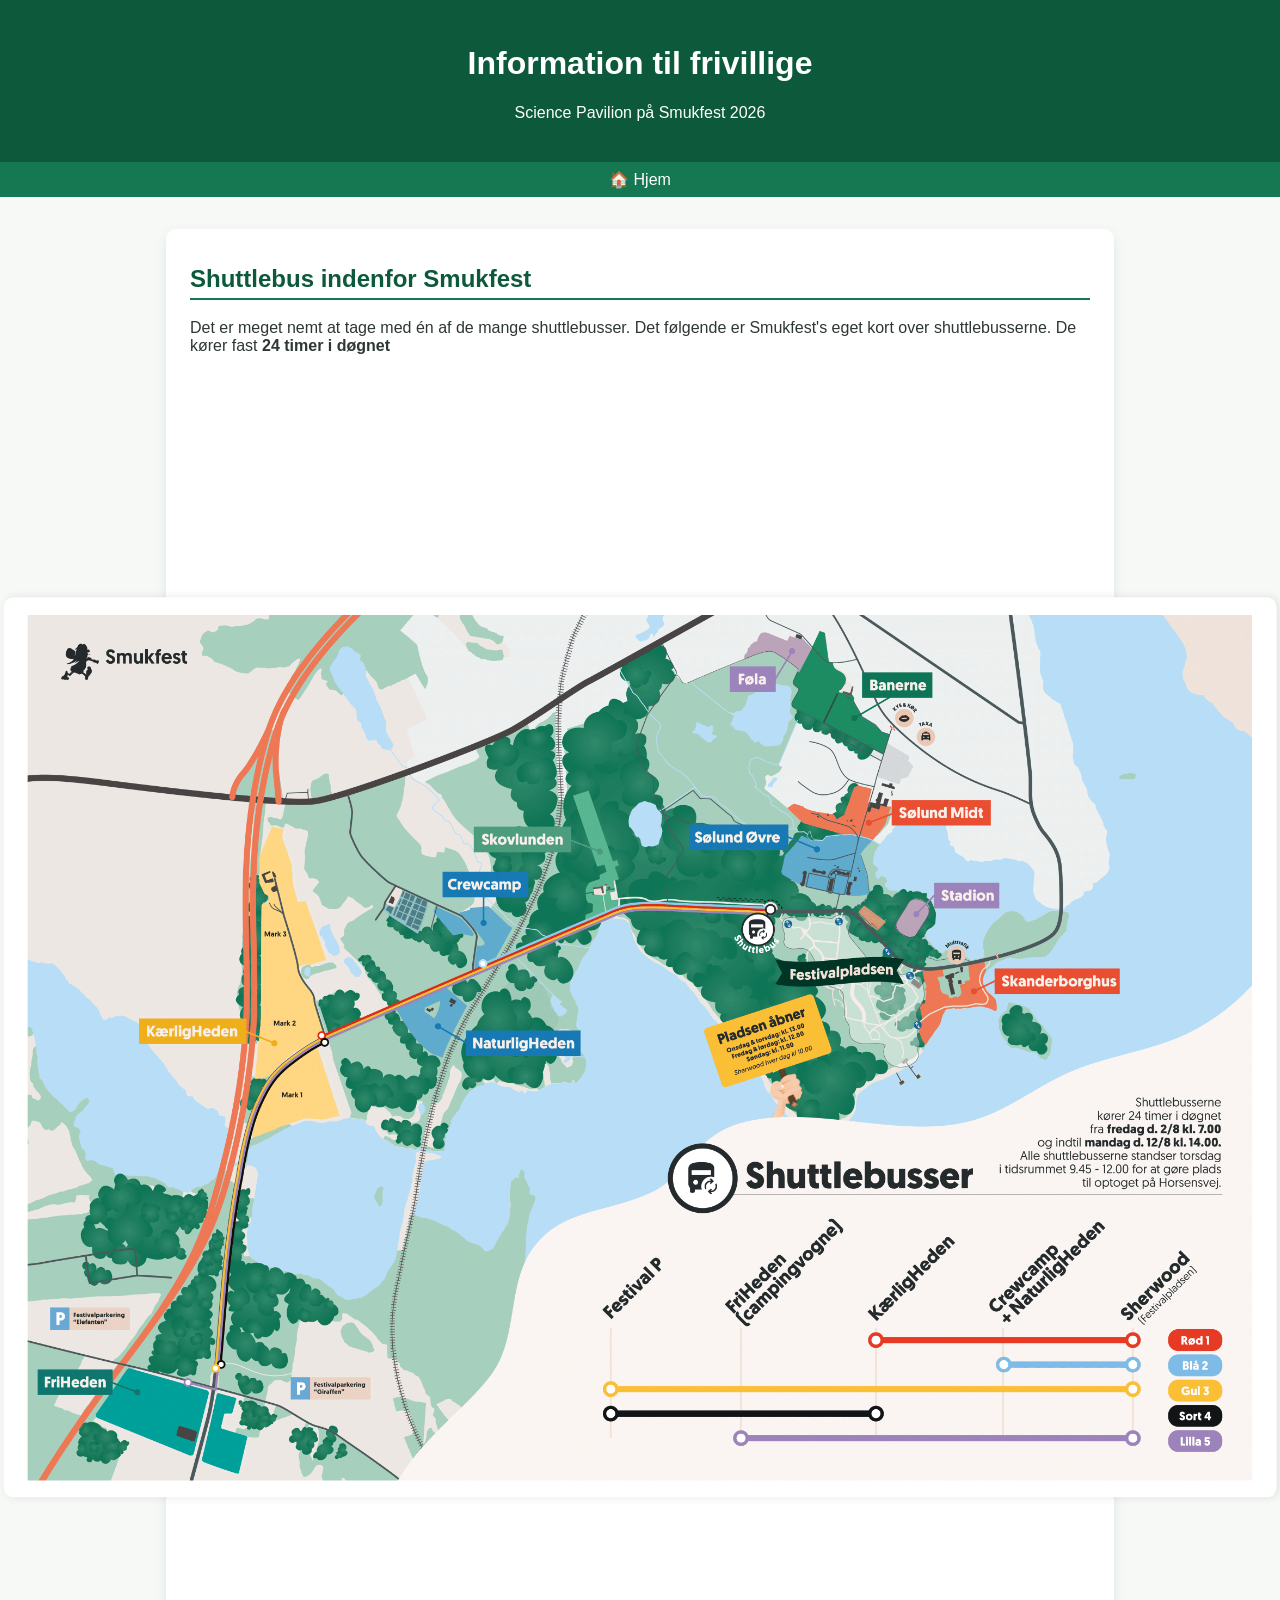
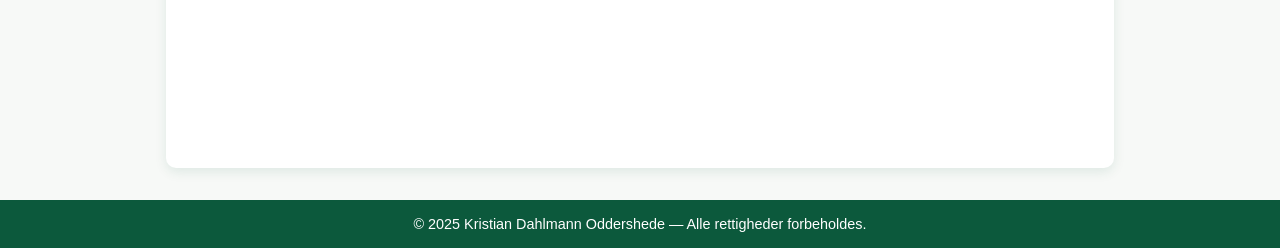
<file: volunteers/shuttlebus.html>
<!DOCTYPE html>
<html lang="da">
<head>
  <meta charset="UTF-8">
  <meta name="viewport" content="width=device-width, initial-scale=1.0">
  <title>Information til frivillige</title>
  <link rel="icon" type="image/png" href="../figures/siteicon.png">
  <link rel="stylesheet" href="../style.css">
</head>
<body>
  <header>
    <h1>Information til frivillige</h1>
    <p>Science Pavilion på Smukfest 2026</p>
  </header>
  <nav>
    <a href="index.html">🏠 Hjem</a>
  </nav>
  <main>
    <section id="shuttlebus">
      <h2>Shuttlebus indenfor Smukfest</h2>
      <p>
        Det er meget nemt at tage med én af de mange shuttlebusser. Det følgende er Smukfest's eget kort
        over shuttlebusserne. De kører fast <strong>24 timer i døgnet</strong>
      </p>

      <div class="map-container">
        <img src="../figures/smuk_camp-shuttlebus.png" alt="Kort over Smukfest shuttlebusser">
      </div>
    </section>
  </main>
  <footer>
    © 2025 Kristian Dahlmann Oddershede — Alle rettigheder forbeholdes.
  </footer>
</body>
</html>
</file>
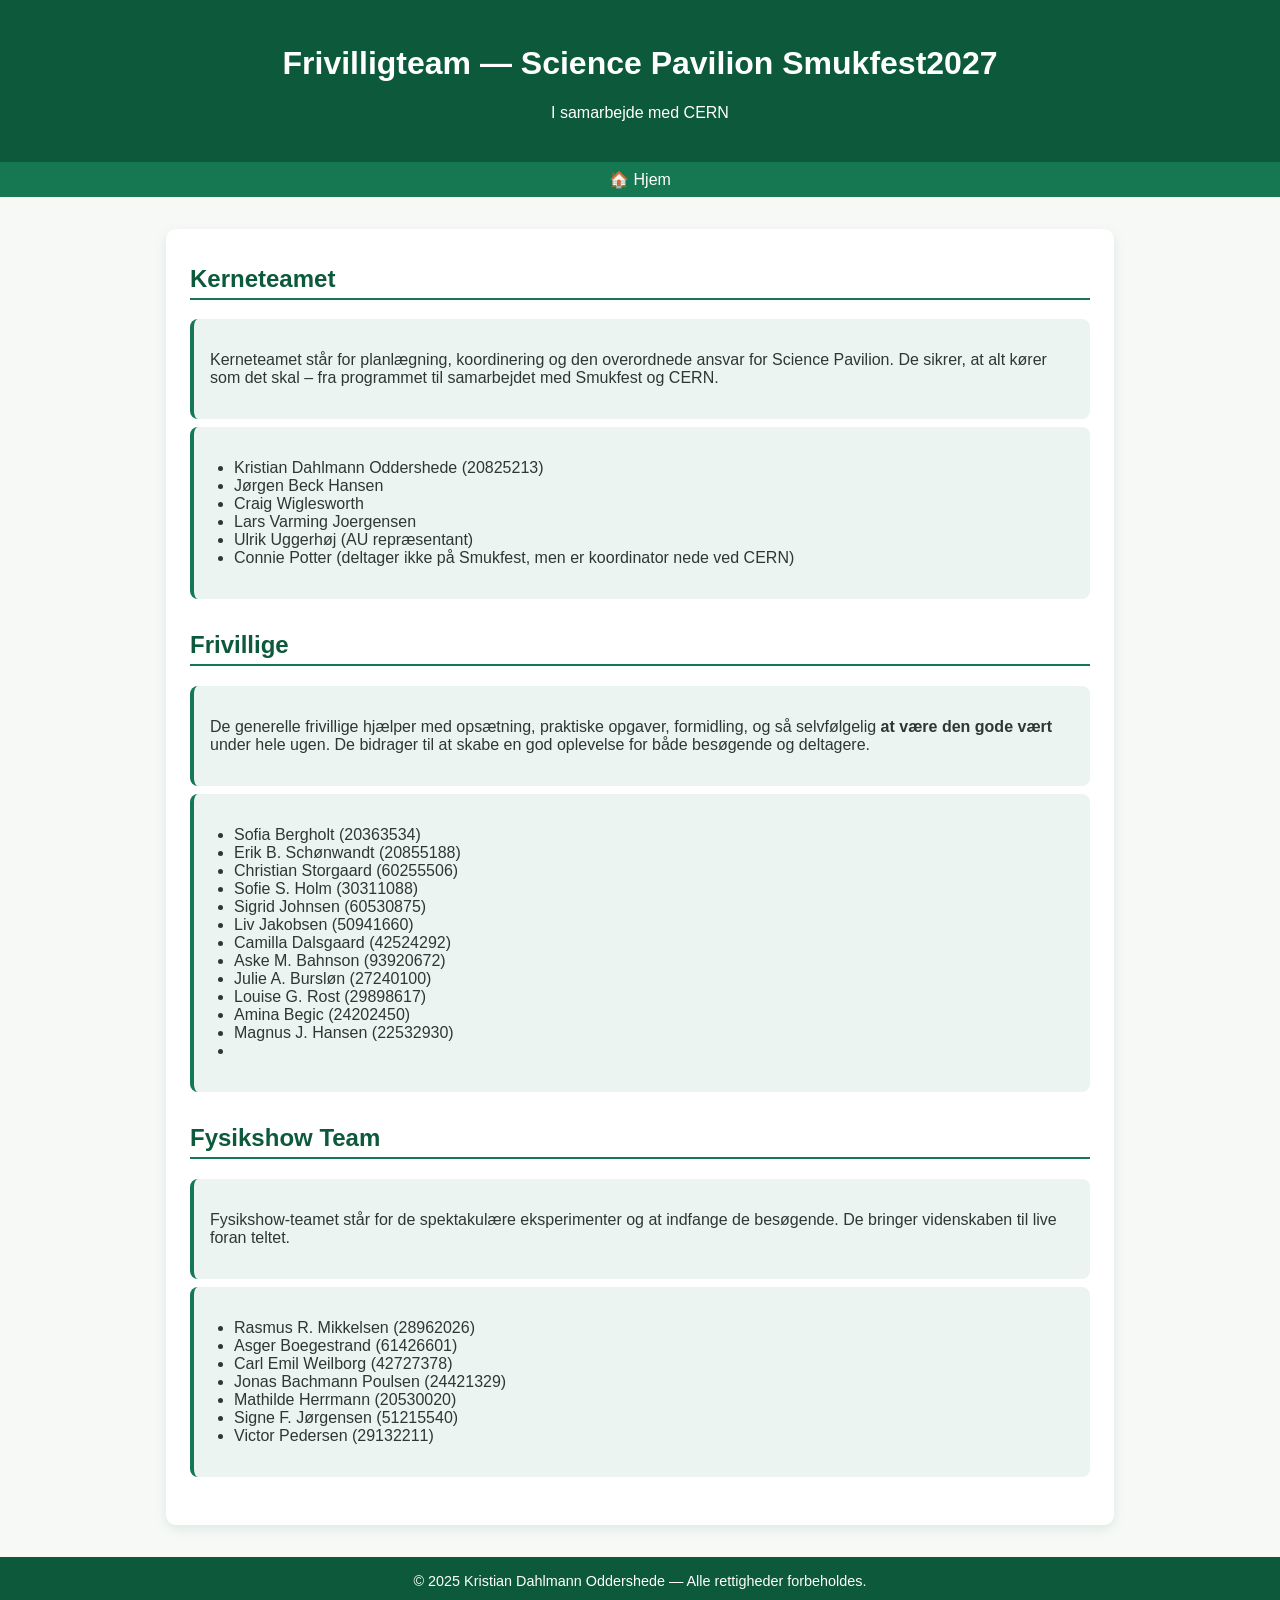
<file: volunteers/volunteers.html>
<!DOCTYPE html>
<html lang="da">
<head>
  <meta charset="UTF-8">
  <meta name="viewport" content="width=device-width, initial-scale=1.0">
  <title>Frivillige — Science Smukfest27</title>
  <link rel="icon" type="image/png" href="../figures/siteicon.png">
  <link rel="stylesheet" href="../style.css">
</head>
<body>

  <header>
    <h1>Frivilligteam — Science Pavilion Smukfest2027</h1>
    <p>I samarbejde med CERN</p>
  </header>

  <nav>
    <a href="index.html">🏠 Hjem</a>
  </nav>

  <main>
    <section id="core">
      <h2>Kerneteamet</h2>
      <div class="description">
        <p>Kerneteamet står for planlægning, koordinering og den overordnede ansvar for Science Pavilion.  
        De sikrer, at alt kører som det skal – fra programmet til samarbejdet med Smukfest og CERN.</p>
      </div>
      <div class="volunteer-list">
        <ul>
          <li>Kristian Dahlmann Oddershede (20825213)</li>
          <li>Jørgen Beck Hansen </li>
          <li>Craig Wiglesworth</li>
          <li>Lars Varming Joergensen</li>
          <li>Ulrik Uggerhøj (AU repræsentant)</li>
          <li>Connie Potter (deltager ikke på Smukfest, men er koordinator nede ved CERN)</li>
        </ul>
      </div>
    </section>

    <section id="general">
      <h2>Frivillige</h2>
      <div class="description">
        <p>De generelle frivillige hjælper med opsætning, praktiske opgaver, formidling, og så selvfølgelig <strong>at være den gode vært</strong> under hele ugen.  
        De bidrager til at skabe en god oplevelse for både besøgende og deltagere.</p>
      </div>
      <div class="volunteer-list">
        <ul>
          <li>Sofia Bergholt (20363534)</li>
          <li>Erik B. Schønwandt (20855188)</li>
          <li>Christian Storgaard (60255506)</li>
          <li>Sofie S. Holm (30311088)</li>
          <li>Sigrid Johnsen (60530875)</li>
          <li>Liv Jakobsen  (50941660)</li>
          <li>Camilla Dalsgaard (42524292)</li>
          <li>Aske M. Bahnson (93920672)</li>
          <li>Julie A. Bursløn (27240100)</li>
          <li>Louise G. Rost (29898617)</li>
          <li>Amina Begic (24202450)</li>
          <li>Magnus J. Hansen (22532930)</li>
          <li></li>
          
        </ul>
      </div>
    </section>

    <section id="physics">
      <h2>Fysikshow Team</h2>
      <div class="description">
        <p>Fysikshow-teamet står for de spektakulære eksperimenter og at indfange de besøgende.  
        De bringer videnskaben til live foran teltet.</p>
      </div>
      <div class="volunteer-list">
        <ul>
          <li>Rasmus R. Mikkelsen (28962026)</li>
          <li>Asger Boegestrand (61426601)</li>
          <li>Carl Emil Weilborg (42727378)</li>
          <li>Jonas Bachmann Poulsen (24421329)</li>
          <li>Mathilde Herrmann (20530020)</li>
          <li>Signe F. Jørgensen (51215540)</li>
          <li>Victor Pedersen (29132211)</li>
        </ul>
      </div>
    </section>
  </main>

  <footer>
    © 2025 Kristian Dahlmann Oddershede — Alle rettigheder forbeholdes.
  </footer>
</body>
</html>
</file>
<file: style.css>
body {
  font-family: 'Segoe UI', Tahoma, Geneva, Verdana, sans-serif;
  margin: 0;
  background-color: #f7f9f7; /* Slightly greener tint for the page background */
  color: #2d3733; /* Darker charcoal-green for better readability */
}

header {
  background-color: #0c593c; /* Deep Forest Green */
  color: white;
  padding: 1.5rem 2rem;
  text-align: center;
}

nav {
  background-color: #157853; /* Mid-tone Green */
  text-align: center;
  padding: 0.5rem 0;
}

nav a {
  color: white;
  text-decoration: none;
  margin: 0 1rem;
  font-weight: 500;
}

nav a:hover {
  text-decoration: underline;
}

main {
  max-width: 900px;
  margin: 2rem auto;
  padding: 1rem 1.5rem;
  background-color: #ffffff;
  border-radius: 10px;
  box-shadow: 0 4px 12px rgba(12, 89, 60, 0.1); /* Subtle green-tinted shadow */
}

section {
  margin-bottom: 2rem;
}

h2 {
  border-bottom: 2px solid #157853;
  padding-bottom: 0.3rem;
  color: #0c593c; /* Primary Dark Green for headings */
}

ul {
  list-style-type: disc;
  padding-left: 1.5rem;
}

footer {
  text-align: center;
  background-color: #0c593c;
  color: white;
  padding: 1rem 0;
  margin-top: 2rem;
  font-size: 0.9rem;
}

/* --- Content Boxes (Programs, Contacts, Lists) --- */
/* We use a very light, soft green background to make the dark green text readable */
.program-item, .contact, .description, .volunteer-list, .volunteer-card {
  background-color: rgba(21, 120, 83, 0.08); /* Transparent version of your mid-green */
  padding: 1rem;
  border-radius: 8px;
  margin-bottom: 0.5rem;
  border-left: 4px solid #157853; /* Added a "stripe" to give it structure */
}

.program-link {
  display: inline-block;
  background-color: #157853;
  padding: 0.4rem 0.8rem;
  border-radius: 6px;
  margin-bottom: 1rem;
  text-decoration: none;
  color: white; /* White text on green button for high contrast */
  font-weight: 500;
  transition: all 0.2s;
}

.program-link:hover {
  background-color: #0c593c;
  transform: translateY(-1px);
}

/* --- Volunteer Grid Adjustments --- */
.volunteer-grid {
  display: grid;
  grid-template-columns: repeat(auto-fit, minmax(200px, 1fr));
  gap: 1rem;
}

.volunteer-card {
  text-align: center;
  box-shadow: 0 1px 4px rgba(0,0,0,0.05);
  border-left: none; /* Looks better without stripe in a grid */
  border-top: 3px solid #157853;
}

/* --- Media & Maps --- */
.map-container {
  text-align: center;
  margin-top: 1.5rem;
}

iframe {
  width: 100%;
  height: 400px;
  border: 0;
  border-radius: 10px;
  box-shadow: 0 2px 10px rgba(0,0,0,0.1);
}

.map-container img {
  max-width: 100%;
  height: auto;
  transform: rotate(-90deg);
  border-radius: 10px;
  box-shadow: 0 2px 10px rgba(0,0,0,0.1);
  margin: 2rem 0;
}

.site-logo-large {
      display: block;
      width: 180px; /* Justér her for at gøre det større eller mindre */
      height: auto;
      margin: 20px auto; /* Giver lidt luft over og under billedet */
      border-radius: 8px; /* Valgfrit: runder hjørnerne lidt så det matcher stilen */
    }


/* --- PDF Download Button --- */
.pdf-download {
  display: inline-flex;
  align-items: center;
  gap: 0.5rem;
  padding: 0.6rem 1rem;
  background: #0c593c;          /* deep blue background */
  color: #fff;                  /* white text */
  font-weight: 600;
  font-size: 1rem;
  border-radius: 6px;
  text-decoration: none;
  transition: background 0.3s ease, transform 0.2s ease;
  box-shadow: 0 3px 8px rgba(0,0,0,0.2);
}

.pdf-download:hover {
  background: #faa613;          /* amber hover */
  color:  #157853;
  transform: translateY(-2px);
  box-shadow: 0 5px 12px rgba(0,0,0,0.25);
}

.pdf-download::before {
  content: "📄";                 /* simple icon before text */
  font-size: 1.2rem;
}


/* --- Responsiv Video Container --- */
.video-container {
  position: relative;
  width: 100%;
  max-width: 800px; /* Tilpas maksimal bredde efter ønske */
  margin: 1.5rem auto; /* Centrerer videoen */
  padding-bottom: 56.25%; /* 16:9 billedformat (aspect ratio) */
  height: 0;
  overflow: hidden;
  border-radius: 10px;
  box-shadow: 0 4px 12px rgba(0, 0, 0, 0.15);
}

.video-container iframe {
  position: absolute;
  top: 0;
  left: 0;
  width: 100%;
  height: 100%;
  border: 0;
  border-radius: 10px;
}
</file>
